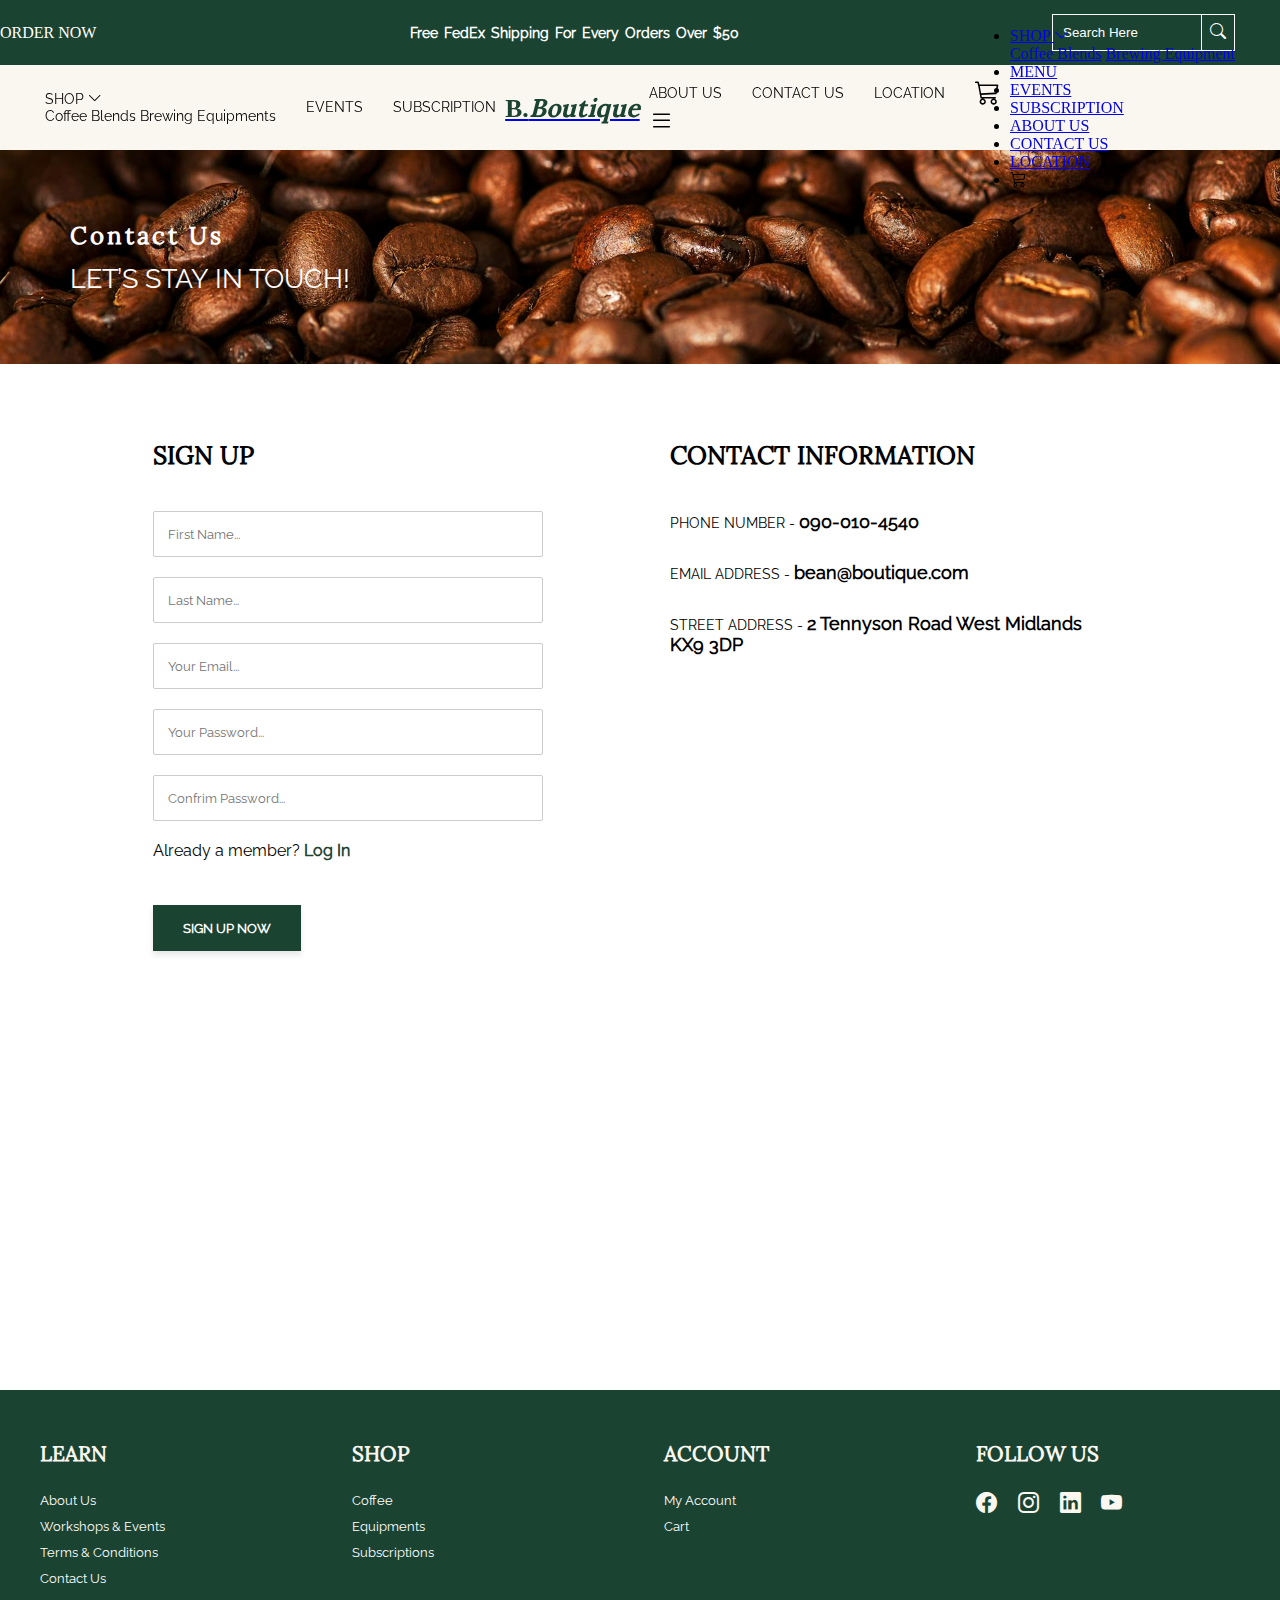
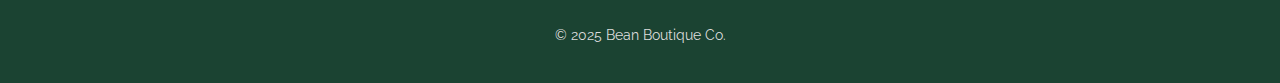
<file: contact.html>
<!DOCTYPE html>
<html lang="en">
<head>
    <meta charset="UTF-8">
  <meta name="viewport" content="width=device-width, initial-scale=1.0">
  <title>Bean Boutique Contact Us Page</title>
  <link rel="stylesheet" href="./styles/contact.css">
  <link rel="stylesheet" href="./styles/navbar.css">
  <link rel="stylesheet" href="./styles/header.css">
  <link rel="stylesheet" href="./styles/footer.css">
  <link rel="stylesheet" href="https://cdn.jsdelivr.net/npm/bootstrap-icons@1.11.3/font/bootstrap-icons.min.css">
</head>
<body>
    <div class="home-header">
      <div class="order-now-section">
          <a class="head-btn" href="menu.html">ORDER NOW</a>
      </div>
  
      <div class="free-shipping-section">
        <p>Free FedEx Shipping For Every Orders Over $50</p>
      </div>
  
      <div class="search-here-section">
        <input type="text" placeholder="Search Here">
        <i class="bi bi-search" id="js-search-icon"></i>
      </div>
    </div>
    
<!-- Add navigation bar -->
<div class="nav-container">
  <div class="nav-bar-left">
    <ul>
      <li class="dropdown">
        <a href="#">SHOP <i class="bi bi-chevron-down"></i></a>
        <div class="dropdown-content">
          <a href="menu.html">Coffee Blends</a>
          <a href="shop.html">Brewing Equipments</a>
        </div>
      </li>
      <li><a href="event.html">EVENTS</a></li>
      <li><a href="subscribe.html">SUBSCRIPTION</a></li>
    </ul>
  </div>

  <div class="nav-bar-logo">
    <a href="index.html"><p>B.<span class="logo-boutique">Boutique</span></p></a>
  </div>

  <div class="nav-bar-right">
    <ul>
      <li><a href="about.html">ABOUT US</a></li>
      <li><a href="contact.html">CONTACT US</a></li>
      <li><a href="contact.html">LOCATION</a></li>
      <li><i class="bi bi-cart3" id="js-add-to-cart-icon"></i><span class="cart-count"></span></li>
    </ul>
    <div class="menu-click" id="js-menu-icon"><i class="bi bi-list"></i></div>
  </div>

  <div class="hamburger-menu" id="js-hamburger-menu">
    <ul>
      <li class="dropdown">
        <a href="#">SHOP <i class="bi bi-chevron-down"></i></a>
        <div class="dropdown-content">
          <a href="menu.html">Coffee Blends</a>
          <a href="shop.html">Brewing Equipment</a>
        </div>
      </li>
      <li><a href="menu.html">MENU</a></li>
      <li><a href="event.html">EVENTS</a></li>
      <li><a href="subscribe.html">SUBSCRIPTION</a></li>
      <li><a href="about.html">ABOUT US</a></li>
      <li><a href="contact.html">CONTACT US</a></li>
      <li><a href="contact.html">LOCATION</a></li>
      <li><i class="bi bi-cart3" id="js-add-to-cart-icon"></i>
    </ul>
  </div>
</div>
<!-- End of Navigation Bar -->


<!-- Add Contact Us Section -->
<div class="contact-header">
  <h2>Contact Us</h2>
  <p>LET’S STAY IN TOUCH!</p>
</div>

<div class="contact-container">
  <div class="contact-form">
      <h3>SIGN UP</h3>
      <input type="text" id="first-name" placeholder="First Name..." required>
      <input type="text" id="last-name" placeholder="Last Name..." required>
      <input type="email" id="email" placeholder="Your Email..." required>
      <input type="password" id="password" placeholder="Your Password..." required>
      <input type="password" id="confirm-password" placeholder="Confrim Password..." required>
      <p>Already a member? <a href="#" onclick="openLoginPopup()">Log In</a></p>
      <button type="submit" id="signup-btn">SIGN UP NOW</button>
  </div>
  <div class="contact-info">
      <h3>CONTACT INFORMATION</h3>
      <p>PHONE NUMBER - <strong>090-010-4540</strong></p>
      <p>EMAIL ADDRESS - <strong>bean@boutique.com</strong></p>
      <p>STREET ADDRESS - <strong>2 Tennyson Road West Midlands KX9 3DP</strong></p>
  </div>
</div>

<div id="map-container">
  <iframe src="https://www.google.com/maps/embed?pb=!1m18!1m12!1m3!1d3675.632009234063!2d-43.36514!3d-22.99663!2m3!1f0!2f0!3f0!3m2!1i1024!2i768!4f13.1!3m3!1m2!1s0x9bd57083e0a1f7%3A0xf04c3c5e6b3d7a!2sAv.%20L%C3%BAcio%20Costa%2C%20Rio%20de%20Janeiro%2C%20Brazil!5e0!3m2!1sen!2sus!4v1706473934860" width="100%" height="400" style="border:0;" allowfullscreen="" loading="lazy"></iframe>
</div>
 <!-- End of Contact Us Section -->


<!-- Add Footer Section -->
<footer class="footer">
  <div class="footer-container">
    <div class="footer-column">
      <h3>LEARN</h3>
      <ul>
        <li><a href="about.html">About Us</a></li>
        <li><a href="event.html">Workshops & Events</a></li>
        <li><a href="#">Terms & Conditions</a></li>
        <li><a href="contact.html">Contact Us</a></li>
      </ul>
    </div>

    <div class="footer-column">
      <h3>SHOP</h3>
      <ul>
        <li><a href="menu.html">Coffee</a></li>
        <li><a href="shop.html">Equipments</a></li>
        <li><a href="subscribe.html">Subscriptions</a></li>
      </ul>
    </div>

    <div class="footer-column">
      <h3>ACCOUNT</h3>
      <ul>
        <li><a href="contact.html">My Account</a></li>
        <li><a href="cart.html">Cart</a></li>
      </ul>
    </div>

    <div class="footer-column">
      <h3>FOLLOW US</h3>
      <div class="social-icons">
        <a href="https://www.facebook.com"><i class="bi bi-facebook"></i></a>
        <a href="https://www.instragram.com"><i class="bi bi-instagram"></i></a>
        <a href="https://www.linkedin.com"><i class="bi bi-linkedin"></i></a>
        <a href="https://www.youtube.com"><i class="bi bi-youtube"></i></a>
      </div>
    </div>
  </div>

  <div class="footer-bottom">
    <p>&copy; 2025 Bean Boutique Co.</p>
  </div>

</footer>
<!-- End of Footer Section -->

<!-- JavaScript -->
  <script src="./scripts/index.js"></script>
</body>
</html>
</file>
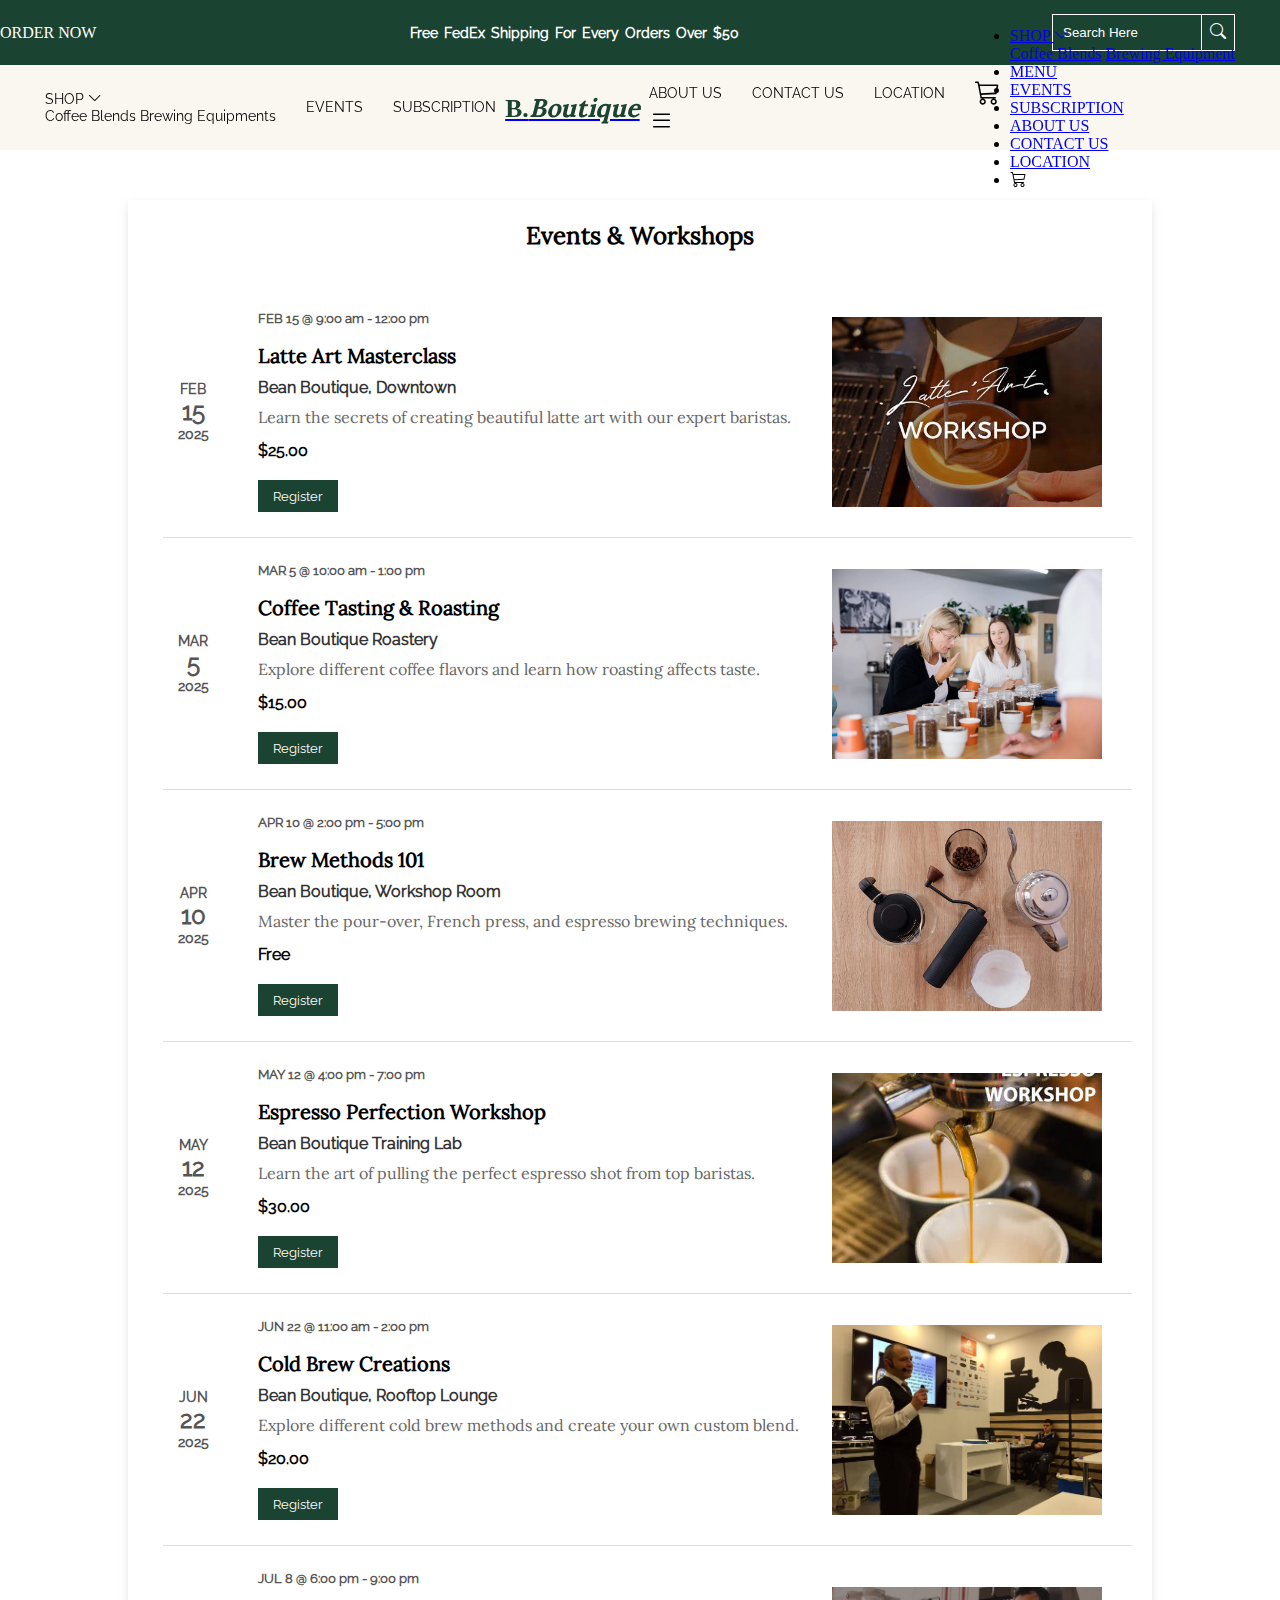
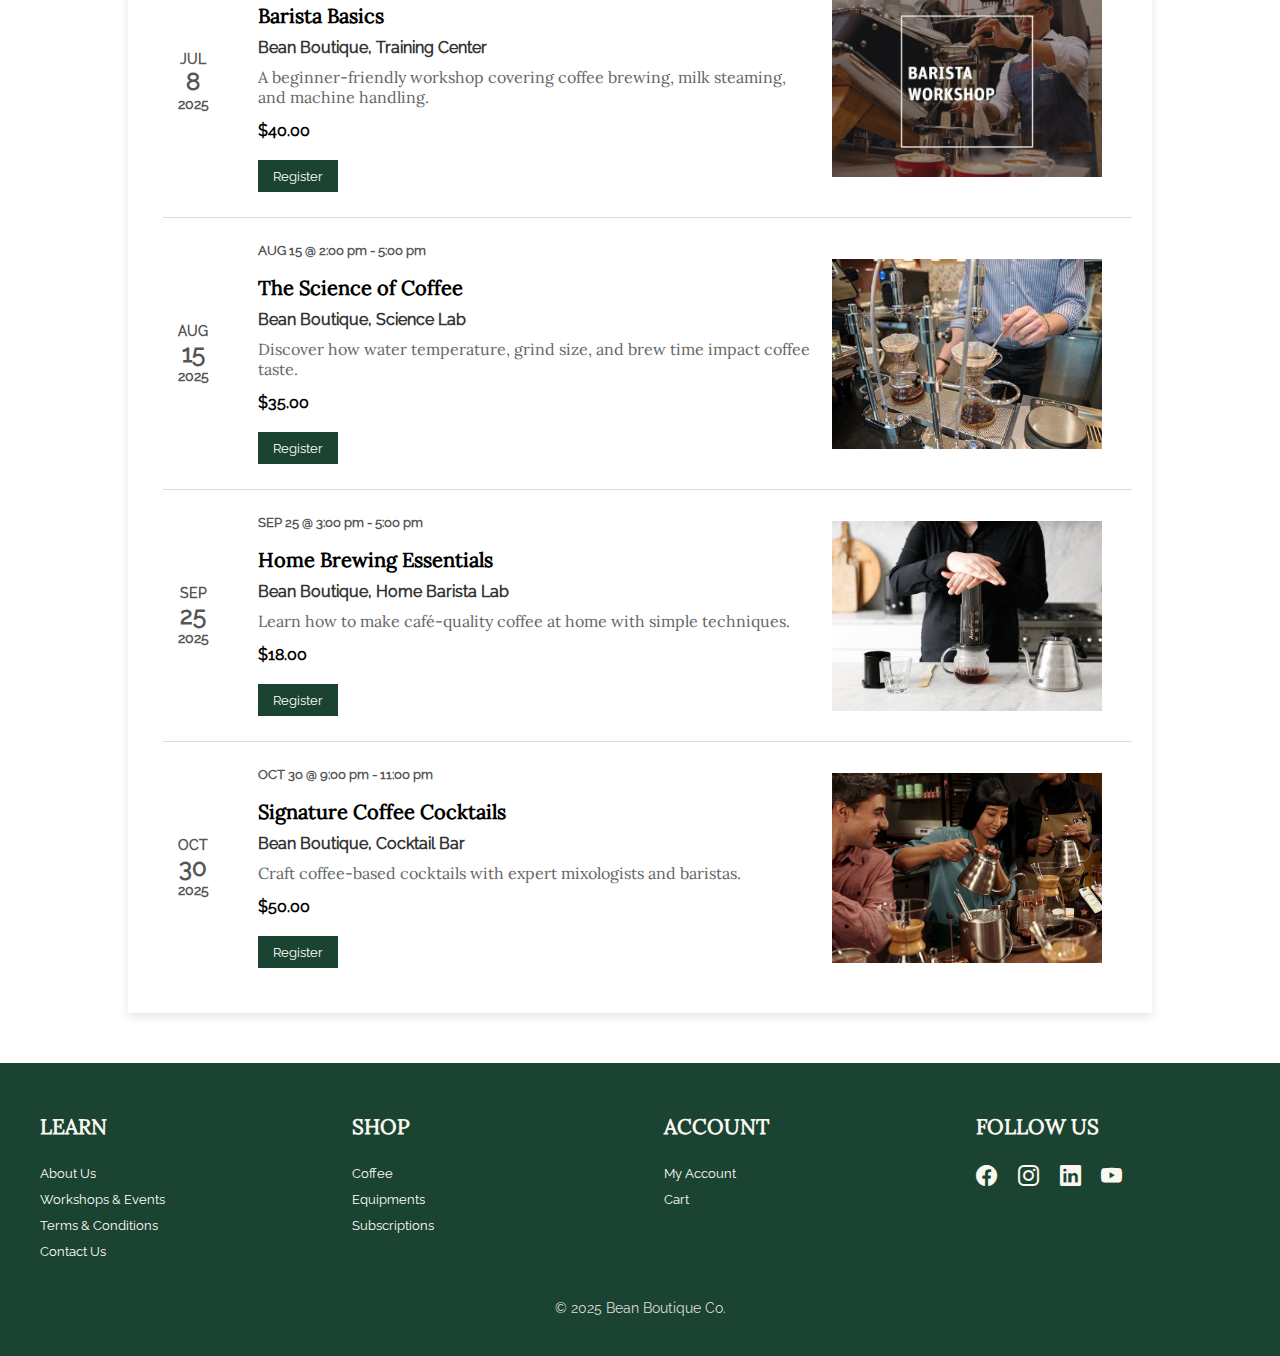
<file: event.html>
<!DOCTYPE html>
<html lang="en">
<head>
  <meta charset="UTF-8">
  <meta name="viewport" content="width=device-width, initial-scale=1.0">
  <title>Bean Boutique Events & Workshops Page</title>
  <link rel="stylesheet" href="./styles/event.css">
  <link rel="stylesheet" href="./styles/navbar.css">
  <link rel="stylesheet" href="./styles/header.css">
  <link rel="stylesheet" href="./styles/footer.css">
  <link rel="stylesheet" href="https://cdn.jsdelivr.net/npm/bootstrap-icons@1.11.3/font/bootstrap-icons.min.css">
  
</head>
<body>
  <div class="home-header">
    <div class="order-now-section">
        <a class="head-btn" href="menu.html">ORDER NOW</a>
    </div>

    <div class="free-shipping-section">
      <p>Free FedEx Shipping For Every Orders Over $50</p>
    </div>

    <div class="search-here-section">
      <input type="text" placeholder="Search Here">
      <i class="bi bi-search" id="js-search-icon"></i>
    </div>
  </div>

  <!-- Add navigation bar -->
  <div class="nav-container">
    <div class="nav-bar-left">
      <ul>
        <li class="dropdown">
          <a href="#">SHOP <i class="bi bi-chevron-down"></i></a>
          <div class="dropdown-content">
            <a href="menu.html">Coffee Blends</a>
            <a href="shop.html">Brewing Equipments</a>
          </div>
        </li>
        <li><a href="event.html">EVENTS</a></li>
        <li><a href="subscribe.html">SUBSCRIPTION</a></li>
      </ul>
    </div>

    <div class="nav-bar-logo">
      <a href="index.html"><p>B.<span class="logo-boutique">Boutique</span></p></a>
    </div>

    <div class="nav-bar-right">
      <ul>
        <li><a href="about.html">ABOUT US</a></li>
        <li><a href="contact.html">CONTACT US</a></li>
        <li><a href="contact.html">LOCATION</a></li>
        <li><i class="bi bi-cart3" id="js-add-to-cart-icon"></i><span class="cart-count"></span></li>
      </ul>
      <div class="menu-click" id="js-menu-icon"><i class="bi bi-list"></i></div>
    </div>

    <div class="hamburger-menu" id="js-hamburger-menu">
      <ul>
        <li class="dropdown">
          <a href="#">SHOP <i class="bi bi-chevron-down"></i></a>
          <div class="dropdown-content">
            <a href="menu.html">Coffee Blends</a>
            <a href="shop.html">Brewing Equipment</a>
          </div>
        </li>
        <li><a href="menu.html">MENU</a></li>
        <li><a href="event.html">EVENTS</a></li>
        <li><a href="subscribe.html">SUBSCRIPTION</a></li>
        <li><a href="about.html">ABOUT US</a></li>
        <li><a href="contact.html">CONTACT US</a></li>
        <li><a href="contact.html">LOCATION</a></li>
        <li><i class="bi bi-cart3" id="js-add-to-cart-icon"></i>
      </ul>
    </div>
  </div>
<!-- End of Navigation Bar -->

<!-- Add events section -->
<div class="events-container">
  <h2> Events & Workshops</h2>
  <div id="events-list"></div>
</div>

<!-- Registration Modal -->
<div id="eventModal" class="modal">
  <div class="modal-content">
      <span class="close">&times;</span>
      <h3>Register for Event</h3>
      <form id="registrationForm">
          <input type="hidden" id="eventName">
          <label>Full Name:</label>
          <input type="text" id="fullName" required>
          <label>Email:</label>
          <input type="email" id="email" required>
          <label>Phone:</label>
          <input type="tel" id="phone" required>
          <button type="submit" class="submnit-btn">Submit</button>
      </form>
  </div>
</div>
<!-- end of events section -->

<!-- Add Footer Section -->
<footer class="footer">
  <div class="footer-container">
    <div class="footer-column">
      <h3>LEARN</h3>
      <ul>
        <li><a href="about.html">About Us</a></li>
        <li><a href="event.html">Workshops & Events</a></li>
        <li><a href="#">Terms & Conditions</a></li>
        <li><a href="contact.html">Contact Us</a></li>
      </ul>
    </div>

    <div class="footer-column">
      <h3>SHOP</h3>
      <ul>
        <li><a href="menu.html">Coffee</a></li>
        <li><a href="shop.html">Equipments</a></li>
        <li><a href="subscribe.html">Subscriptions</a></li>
      </ul>
    </div>

    <div class="footer-column">
      <h3>ACCOUNT</h3>
      <ul>
        <li><a href="contact.html">My Account</a></li>
        <li><a href="cart.html">Cart</a></li>
      </ul>
    </div>

    <div class="footer-column">
      <h3>FOLLOW US</h3>
      <div class="social-icons">
        <a href="https://www.facebook.com"><i class="bi bi-facebook"></i></a>
        <a href="https://www.instragram.com"><i class="bi bi-instagram"></i></a>
        <a href="https://www.linkedin.com"><i class="bi bi-linkedin"></i></a>
        <a href="https://www.youtube.com"><i class="bi bi-youtube"></i></a>
      </div>
    </div>
  </div>

  <div class="footer-bottom">
    <p>&copy; 2025 Bean Boutique Co.</p>
  </div>

</footer>
<!-- End of Footer Section -->
  
    <!-- JavaScript -->
    <script src="./scripts/event.js"></script>
  </html>
</file>
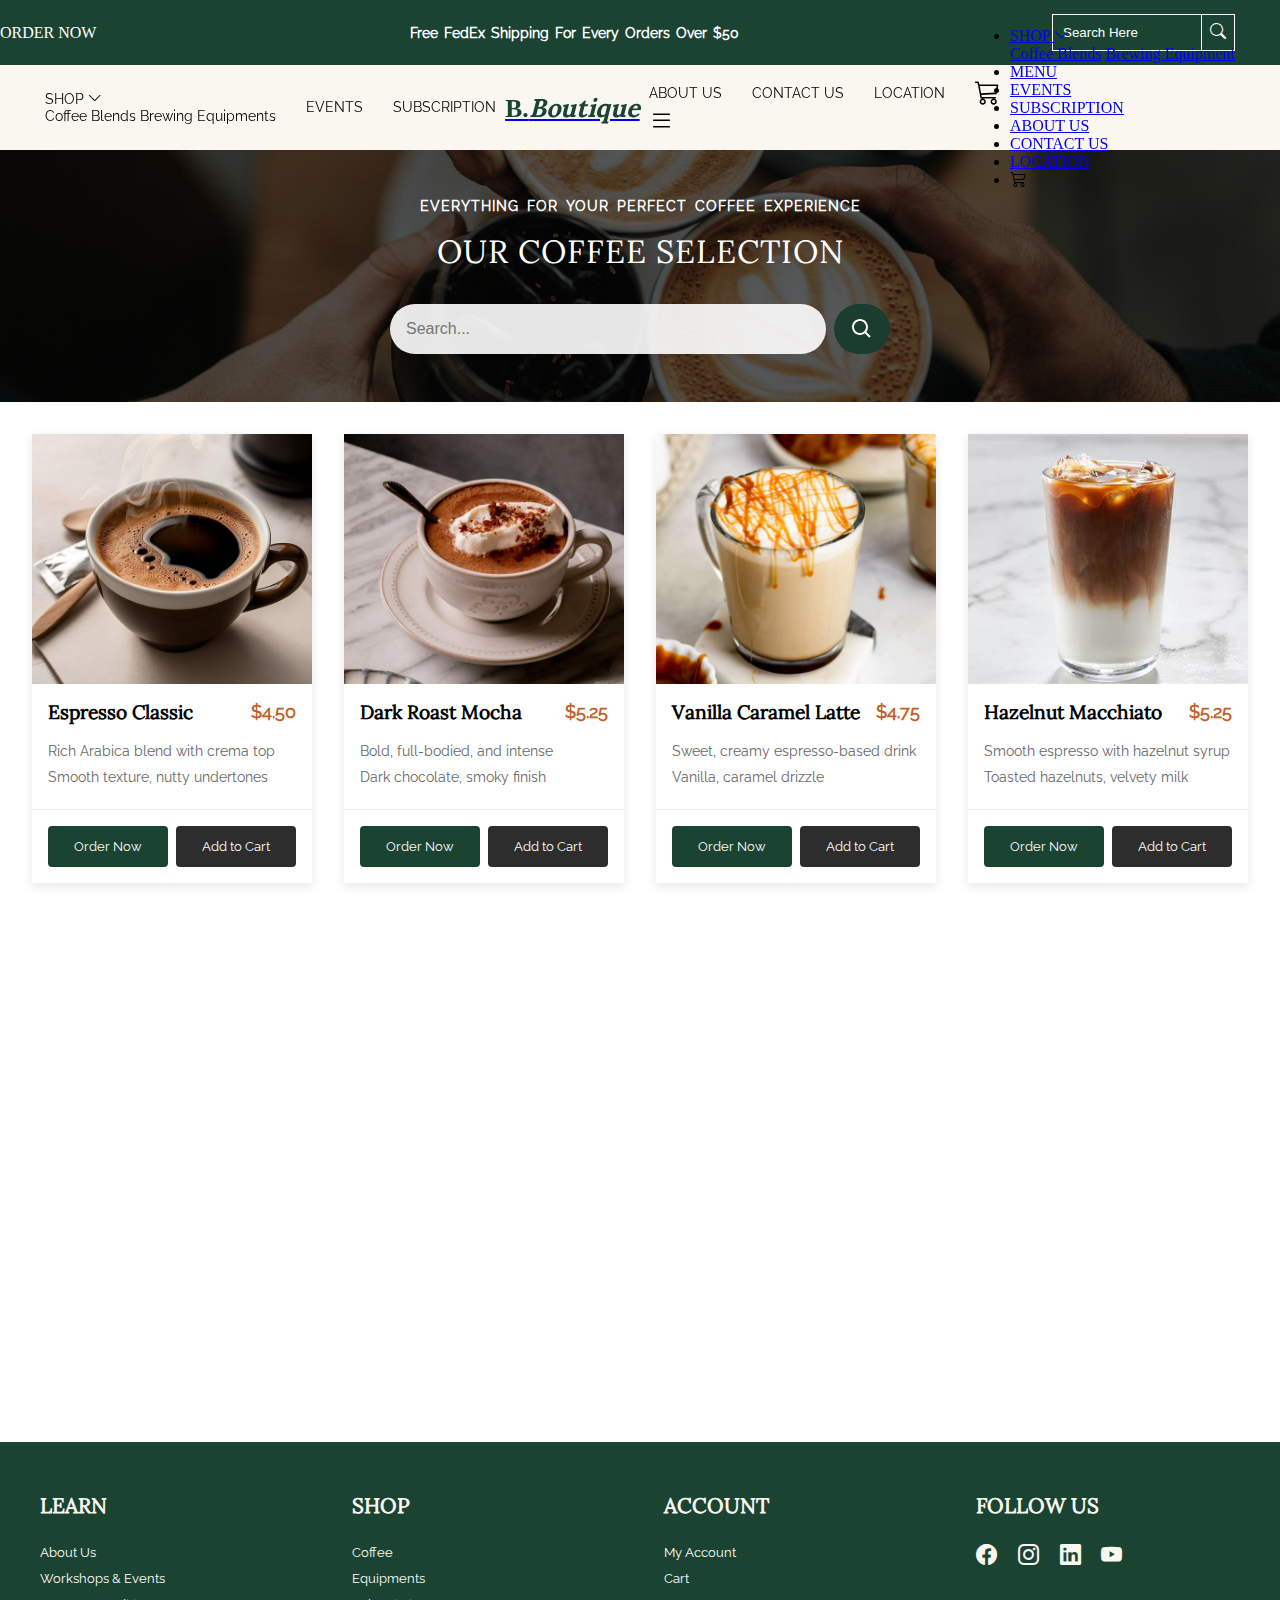
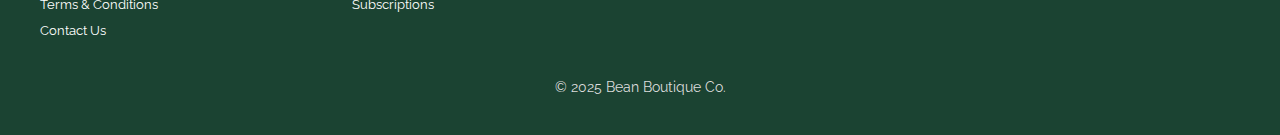
<file: menu.html>
<!DOCTYPE html>
<html lang="en">
<head>
  <meta charset="UTF-8">
  <meta name="viewport" content="width=device-width, initial-scale=1.0">
  <title>Bean Boutique Coffee Selection Page</title>
  <link rel="stylesheet" href="./styles/navbar.css">
  <link rel="stylesheet" href="./styles/menu.css">
  <link rel="stylesheet" href="./styles/header.css">
  <link rel="stylesheet" href="./styles/footer.css">
  <link rel="stylesheet" href="https://cdn.jsdelivr.net/npm/bootstrap-icons@1.11.3/font/bootstrap-icons.min.css">
  
</head>
<body>
    <div class="home-header">
      <div class="order-now-section">
          <a class="head-btn" href="menu.html">ORDER NOW</a>
      </div>
  
      <div class="free-shipping-section">
        <p>Free FedEx Shipping For Every Orders Over $50</p>
      </div>
  
      <div class="search-here-section">
        <input type="text" placeholder="Search Here">
        <i class="bi bi-search" id="js-search-icon"></i>
      </div>
    </div>

  <!-- Add navigation bar -->
  <div class="nav-container">
    <div class="nav-bar-left">
      <ul>
        <li class="dropdown">
          <a href="#">SHOP <i class="bi bi-chevron-down"></i></a>
          <div class="dropdown-content">
            <a href="menu.html">Coffee Blends</a>
            <a href="shop.html">Brewing Equipments</a>
          </div>
        </li>
        <li><a href="event.html">EVENTS</a></li>
        <li><a href="subscribe.html">SUBSCRIPTION</a></li>
      </ul>
    </div>

    <div class="nav-bar-logo">
      <a href="index.html"><p>B.<span class="logo-boutique">Boutique</span></p></a>
    </div>

    <div class="nav-bar-right">
      <ul>
        <li><a href="about.html">ABOUT US</a></li>
        <li><a href="contact.html">CONTACT US</a></li>
        <li><a href="contact.html">LOCATION</a></li>
        <li><i class="bi bi-cart3" id="js-add-to-cart-icon"></i><span class="cart-count"></span></li>
      </ul>
      <div class="menu-click" id="js-menu-icon"><i class="bi bi-list"></i></div>
    </div>

    <div class="hamburger-menu" id="js-hamburger-menu">
      <ul>
        <li class="dropdown">
          <a href="#">SHOP <i class="bi bi-chevron-down"></i></a>
          <div class="dropdown-content">
            <a href="menu.html">Coffee Blends</a>
            <a href="shop.html">Brewing Equipment</a>
          </div>
        </li>
        <li><a href="menu.html">MENU</a></li>
        <li><a href="event.html">EVENTS</a></li>
        <li><a href="subscribe.html">SUBSCRIPTION</a></li>
        <li><a href="about.html">ABOUT US</a></li>
        <li><a href="contact.html">CONTACT US</a></li>
        <li><a href="contact.html">LOCATION</a></li>
        <li><i class="bi bi-cart3" id="js-add-to-cart-icon"></i>
      </ul>
    </div>
  </div>
<!-- End of Navigation Bar -->

<!-- Add Header Section -->
<header class="main-header">
    <div class="header-content">
        <h1 class="header-title">EVERYTHING FOR YOUR PERFECT COFFEE EXPERIENCE</h1>
        <h2 class="header-subtitle">OUR COFFEE SELECTION</h2>
        <form class="search-form" id="searchForm">
            <input type="text" 
                   class="search-input" 
                   placeholder="Search..."
                   aria-label="Search products">
            <button type="submit" class="search-button">
                <svg class="search-icon" viewBox="0 0 24 24" width="24" height="24">
                    <path d="M10 18a7.952 7.952 0 0 0 4.897-1.688l4.396 4.396 1.414-1.414-4.396-4.396A7.952 7.952 0 0 0 18 10c0-4.411-3.589-8-8-8s-8 3.589-8 8 3.589 8 8 8zm0-14c3.309 0 6 2.691 6 6s-2.691 6-6 6-6-2.691-6-6 2.691-6 6-6z"/>
                </svg>
            </button>
        </form>
    </div>
</header>
<!-- End of Header Section -->

<!-- Add Coffee Selection -->
<section class="menu-container">
    <div class="menu-grid">
        <!-- Coffee Item 1 -->
        <div class="menu-item">
            <div class="item-image">
                <img src="/img/Espresso Pictures _ Freepik.jpg" alt="Espresso">
            </div>
            <div class="item-header">
                <h2>Espresso Classic</h2>
                <span class="price">$4.50</span>
            </div>
            <div class="item-description">
                <p>Rich Arabica blend with crema top</p>
                <p>Smooth texture, nutty undertones</p>
            </div>
            <div class="item-actions">
                <button class="order-now">Order Now</button>
                <button class="add-to-cart">Add to Cart</button>
            </div>
        </div>

        <!-- Coffee Item 2 -->
        <div class="menu-item">
            <div class="item-image">
                <img src="/img/Dark Roast Mocha.webp" alt="Dark Roast Mocha">
            </div>
            <div class="item-header">
                <h2>Dark Roast Mocha</h2>
                <span class="price">$5.25</span>
            </div>
            <div class="item-description">
                <p>Bold, full-bodied, and intense</p>
                <p>Dark chocolate, smoky finish</p>
            </div>
            <div class="item-actions">
                <button class="order-now">Order Now</button>
                <button class="add-to-cart">Add to Cart</button>
            </div>
        </div>

         <!-- Coffee Item 3 -->
        <div class="menu-item">
            <div class="item-image">
                <img src="/img/Vanilla Caramel Latte.webp" alt="Vanilla Caramel Latte">
            </div>
            <div class="item-header">
                <h2>Vanilla Caramel Latte</h2>
                <span class="price">$4.75</span>
            </div>
            <div class="item-description">
                <p>Sweet, creamy espresso-based drink</p>
                <p>Vanilla, caramel drizzle</p>
            </div>
            <div class="item-actions">
                <button class="order-now">Order Now</button>
                <button class="add-to-cart">Add to Cart</button>
            </div>
        </div>

        <!-- Coffee Item 4 -->
        <div class="menu-item">
            <div class="item-image">
                <img src="/img/Hazelnut Macchiato.jpg" alt="Hazelnut Macchiato">
            </div>
            <div class="item-header">
                <h2>Hazelnut Macchiato</h2>
                <span class="price">$5.25</span>
            </div>
            <div class="item-description">
                <p>Smooth espresso with hazelnut syrup</p>
                <p>Toasted hazelnuts, velvety milk</p>
            </div>
            <div class="item-actions">
                <button class="order-now">Order Now</button>
                <button class="add-to-cart">Add to Cart</button>
            </div>
        </div>

        <!-- Coffee Item 5 -->
        <div class="menu-item">
            <div class="item-image">
                <img src="/img/Cinnamon Dolce Mocha.jpg" alt="Cinnamon Dolce Mocha">
            </div>
            <div class="item-header">
                <h2>Cinnamon Dolce Mocha</h2>
                <span class="price">$4.99</span>
            </div>
            <div class="item-description">
                <p>Rich chocolate with a hint of cinnamon</p>
                <p>Spiced cocoa, velvety finish</p>
            </div>
            <div class="item-actions">
                <button class="order-now">Order Now</button>
                <button class="add-to-cart">Add to Cart</button>
            </div>
        </div>

        <!-- Coffee Item 6 -->
        <div class="menu-item">
            <div class="item-image">
                <img src="/img/Honey Lavender Latte.jpg" alt="Honey Lavender Latte">
            </div>
            <div class="item-header">
                <h2>Honey Lavender Latte</h2>
                <span class="price">$5.35</span>
            </div>
            <div class="item-description">
                <p>Floral-infused latte with sweet honey</p>
                <p>Light lavender, golden honey</p>
            </div>
            <div class="item-actions">
                <button class="order-now">Order Now</button>
                <button class="add-to-cart">Add to Cart</button>
            </div>
        </div>

        <!-- Coffee Item 7 -->
        <div class="menu-item">
            <div class="item-image">
                <img src="/img/Irish Cream Coffee1.jpg" alt="Irish Cream Coffee">
            </div>
            <div class="item-header">
                <h2>Irish Cream Coffee</h2>
                <span class="price">$5.10</span>
            </div>
            <div class="item-description">
                <p>Smooth coffee with Irish cream essence</p>
                <p>Vanilla, cocoa, hint of whiskey</p>
            </div>
            <div class="item-actions">
                <button class="order-now">Order Now</button>
                <button class="add-to-cart">Add to Cart</button>
            </div>
        </div>

        <!-- Coffee Item 8 -->
        <div class="menu-item">
            <div class="item-image">
                <img src="/img/Classic Italian Cappuccino.jpg" alt="Classic Italian Cappuccino">
            </div>
            <div class="item-header">
                <h2>Italian Cappuccino</h2>
                <span class="price">$4.75</span>
            </div>
            <div class="item-description">
                <p>Velvety espresso with rich, frothy milk</p>
                <p>Bold espresso, creamy milk, hint of cocoa</p>
            </div>
            <div class="item-actions">
                <button class="order-now">Order Now</button>
                <button class="add-to-cart">Add to Cart</button>
            </div>
        </div>
    </div>
</section>
<!-- End of Coffee Selection -->

<!-- Add Footer Section -->
<footer class="footer">
  <div class="footer-container">
    <div class="footer-column">
      <h3>LEARN</h3>
      <ul>
        <li><a href="about.html">About Us</a></li>
        <li><a href="event.html">Workshops & Events</a></li>
        <li><a href="#">Terms & Conditions</a></li>
        <li><a href="contact.html">Contact Us</a></li>
      </ul>
    </div>

    <div class="footer-column">
      <h3>SHOP</h3>
      <ul>
        <li><a href="menu.html">Coffee</a></li>
        <li><a href="shop.html">Equipments</a></li>
        <li><a href="subscribe.html">Subscriptions</a></li>
      </ul>
    </div>

    <div class="footer-column">
      <h3>ACCOUNT</h3>
      <ul>
        <li><a href="contact.html">My Account</a></li>
        <li><a href="cart.html">Cart</a></li>
      </ul>
    </div>

    <div class="footer-column">
      <h3>FOLLOW US</h3>
      <div class="social-icons">
        <a href="https://www.facebook.com"><i class="bi bi-facebook"></i></a>
        <a href="https://www.instragram.com"><i class="bi bi-instagram"></i></a>
        <a href="https://www.linkedin.com"><i class="bi bi-linkedin"></i></a>
        <a href="https://www.youtube.com"><i class="bi bi-youtube"></i></a>
      </div>
    </div>
  </div>

  <div class="footer-bottom">
    <p>&copy; 2025 Bean Boutique Co.</p>
  </div>

</footer>
<!-- End of Footer Section -->
  
   <!-- JavaScript -->
  <script src="./scripts/menu.js"></script>
  </body>
  </html>
</file>
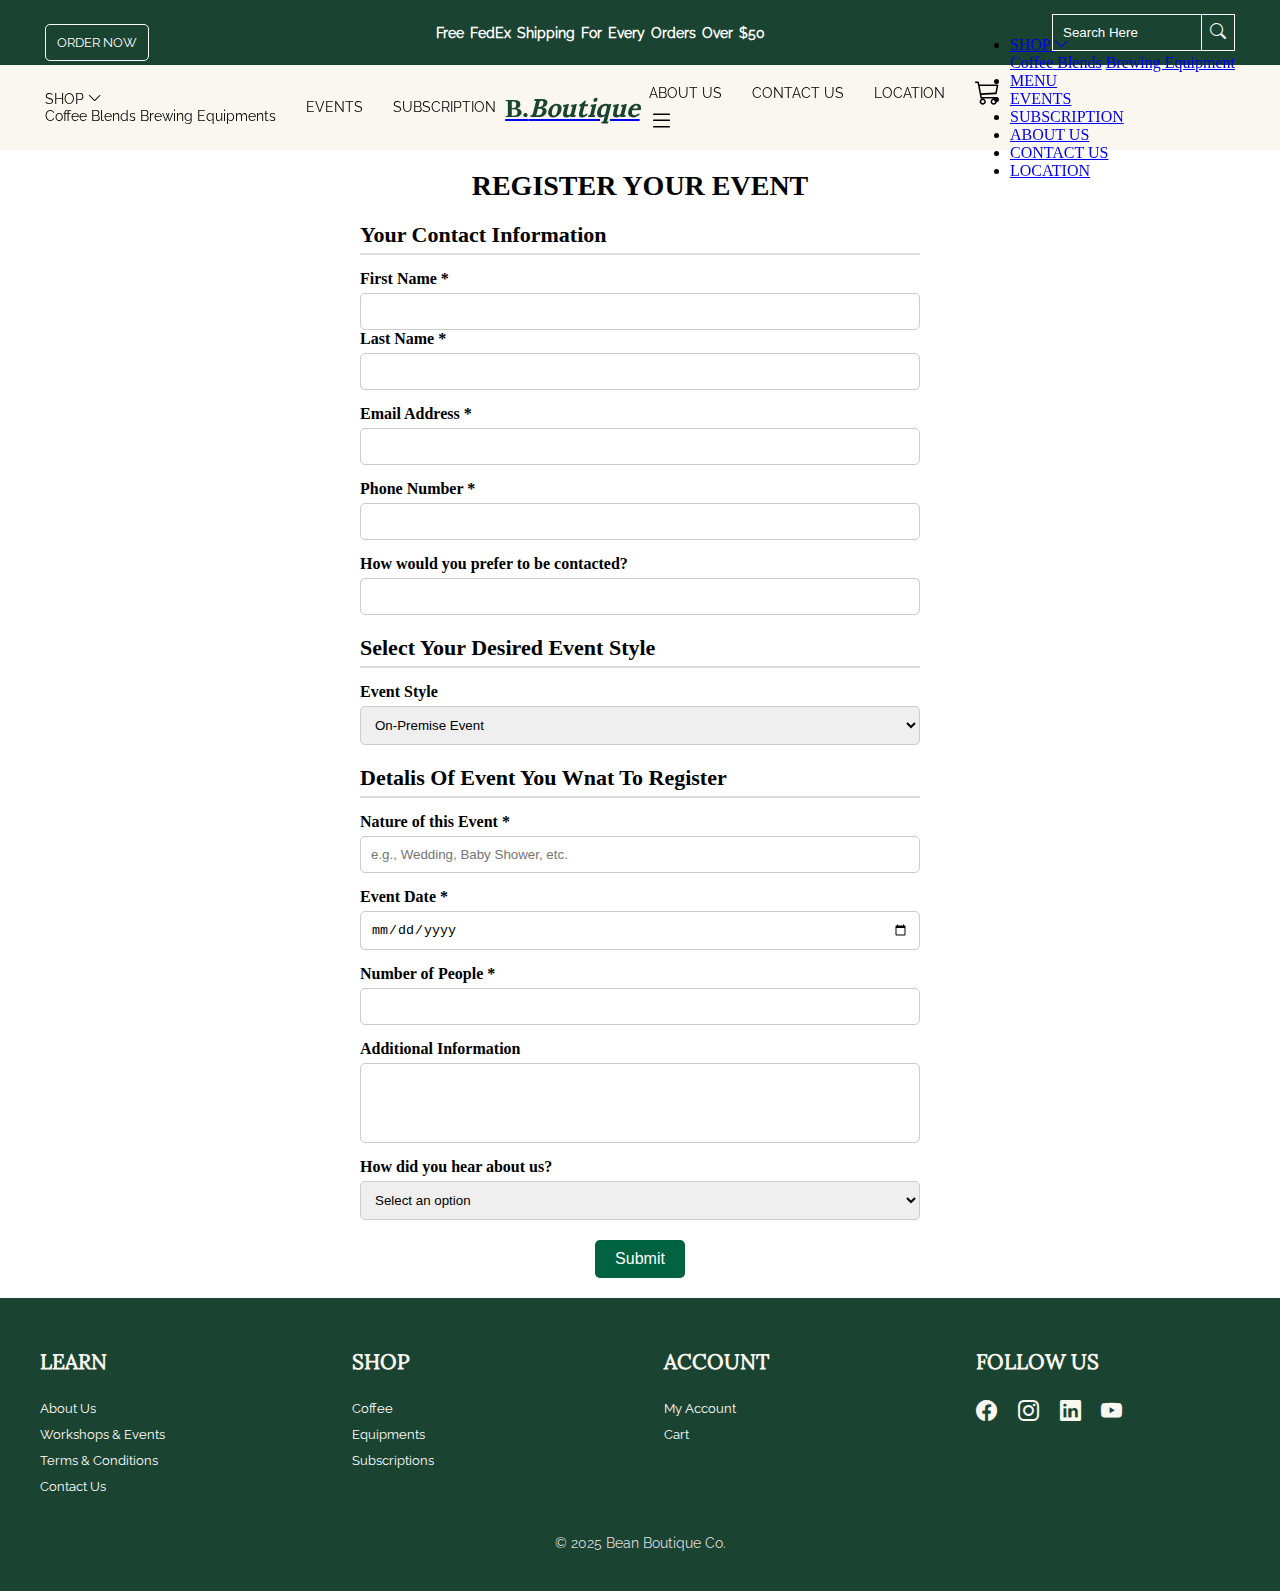
<file: register_event.html>
<!DOCTYPE html>
<html lang="en">
<head>
  <meta charset="UTF-8">
  <meta name="viewport" content="width=device-width, initial-scale=1.0">
  <title>Bean Boutique Home Page</title>
  <link rel="stylesheet" href="./styles/R_event.css">
  <link rel="stylesheet" href="./styles/navbar.css">
  <link rel="stylesheet" href="./styles/header.css">
  <link rel="stylesheet" href="./styles/footer.css">
  <link rel="stylesheet" href="https://cdn.jsdelivr.net/npm/bootstrap-icons@1.11.3/font/bootstrap-icons.min.css">
</head>
<body>
  <div class="home-header">
    <div class="order-now-section">
      <a href="menu.html">
        <button>ORDER NOW</button>
      </a>
    </div>

    <div class="free-shipping-section">
      <p>Free FedEx Shipping For Every Orders Over $50</p>
    </div>

    <div class="search-here-section">
      <input type="text" placeholder="Search Here">
      <i class="bi bi-search" id="js-search-icon"></i>
    </div>
  </div>

  <!-- Add navigation bar -->
  <div class="nav-container">
    <div class="nav-bar-left">
      <ul>
        <li class="dropdown">
          <a href="shop.html">SHOP <i class="bi bi-chevron-down"></i></a>
          <div class="dropdown-content">
            <a href="menu.html">Coffee Blends</a>
            <a href="shop.html">Brewing Equipments</a>
          </div>
        </li>
        <li><a href="event.html">EVENTS</a></li>
        <li><a href="subscribe.html">SUBSCRIPTION</a></li>
      </ul>
    </div>

    <div class="nav-bar-logo">
      <a href="index.html"><p>B.<span class="logo-boutique">Boutique</span></p></a>
    </div>

    <div class="nav-bar-right">
      <ul>
        <li><a href="about.html">ABOUT US</a></li>
        <li><a href="contact.html">CONTACT US</a></li>
        <li><a href="contact.html">LOCATION</a></li>
        <li><i class="bi bi-cart3" id="js-add-to-cart-icon"></i><span class="cart-count"></span></li>
      </ul>
      <div class="menu-click" id="js-menu-icon"><i class="bi bi-list"></i></div>
    </div>

    <div class="hamburger-menu" id="js-hamburger-menu">
      <ul>
        <li class="dropdown">
          <a href="shop.html">SHOP <i class="bi bi-chevron-down"></i></a>
          <div class="dropdown-content">
            <a href="menu.html">Coffee Blends</a>
            <a href="shop.html">Brewing Equipment</a>
          </div>
        </li>
        <li><a href="menu.html">MENU</a></li>
        <li><a href="event.html">EVENTS</a></li>
        <li><a href="subscribe.html">SUBSCRIPTION</a></li>
        <li><a href="about.html">ABOUT US</a></li>
        <li><a href="contact.html">CONTACT US</a></li>
        <li><a href="contact.html">LOCATION</a></li>
      </ul>
    </div>
  </div>
<!-- End of Navigation Bar -->

<div class="container">
    <h1>REGISTER YOUR EVENT</h1>

    <form id="eventForm">
        <!-- Contact Information -->
        <h2>Your Contact Information</h2>
        <div class="form-group">
            <label>First Name *</label>
            <input type="text" id="firstName" required>
            <label>Last Name *</label>
            <input type="text" id="lastName" required>
        </div>

        <div class="form-group">
            <label>Email Address *</label>
            <input type="email" id="email" required>
        </div>

        <div class="form-group">
            <label>Phone Number *</label>
            <input type="tel" id="phone" required>
        </div>

        <div class="form-group">
            <label>How would you prefer to be contacted?</label>
            <input type="text" id="contactPreference">
        </div>

        <!-- Event Style -->
        <h2>Select Your Desired Event Style</h2>
        <div class="form-group">
            <label>Event Style</label>
            <select id="eventStyle">
                <option value="On-Premise Event">On-Premise Event</option>
                <option value="Off-Site Event">Off-Site Event</option>
            </select>
        </div>

        <!-- Event Details -->
        <h2>Detalis Of Event You Wnat To Register</h2>
        <div class="form-group">
            <label>Nature of this Event *</label>
            <input type="text" id="eventNature" placeholder="e.g., Wedding, Baby Shower, etc." required>
        </div>

        <div class="form-group">
            <label>Event Date *</label>
            <input type="date" id="eventDate" required>
        </div>

        <div class="form-group">
            <label>Number of People *</label>
            <input type="number" id="numPeople" required>
        </div>

        <div class="form-group">
            <label>Additional Information</label>
            <textarea id="additionalInfo"></textarea>
        </div>

        <div class="form-group">
            <label>How did you hear about us?</label>
            <select id="referral">
                <option>Select an option</option>
                <option>Google Search</option>
                <option>Social Media</option>
                <option>Word of Mouth</option>
                <option>Other</option>
            </select>
        </div>

        <!-- reCAPTCHA -->
        <div class="g-recaptcha" data-sitekey="YOUR_SITE_KEY_HERE"></div>

        <button type="submit">Submit</button>
    </form>
</div>

<!-- Add Footer Section -->
<footer class="footer">
    <div class="footer-container">
      <div class="footer-column">
        <h3>LEARN</h3>
        <ul>
          <li><a href="about.html">About Us</a></li>
          <li><a href="event.html">Workshops & Events</a></li>
          <li><a href="#">Terms & Conditions</a></li>
          <li><a href="contact.html">Contact Us</a></li>
        </ul>
      </div>
  
      <div class="footer-column">
        <h3>SHOP</h3>
        <ul>
          <li><a href="menu.html">Coffee</a></li>
          <li><a href="shop.html">Equipments</a></li>
          <li><a href="subscribe.html">Subscriptions</a></li>
        </ul>
      </div>
  
      <div class="footer-column">
        <h3>ACCOUNT</h3>
        <ul>
          <li><a href="#">My Account</a></li>
          <li><a href="#">Cart</a></li>
        </ul>
      </div>
  
      <div class="footer-column">
        <h3>FOLLOW US</h3>
        <div class="social-icons">
          <a href="#"><i class="bi bi-facebook"></i></a>
          <a href="#"><i class="bi bi-instagram"></i></a>
          <a href="#"><i class="bi bi-linkedin"></i></a>
          <a href="#"><i class="bi bi-youtube"></i></a>
        </div>
      </div>
  
    </div>
  
    <div class="footer-bottom">
      <p>&copy; 2025 Bean Boutique Co.</p>
    </div>
  
  </footer>
  <!-- End of Footer Section -->
  
    <!-- JavaScript -->
    <script src="./scripts/index.js"></script>
  </body>
  </html>
</file>
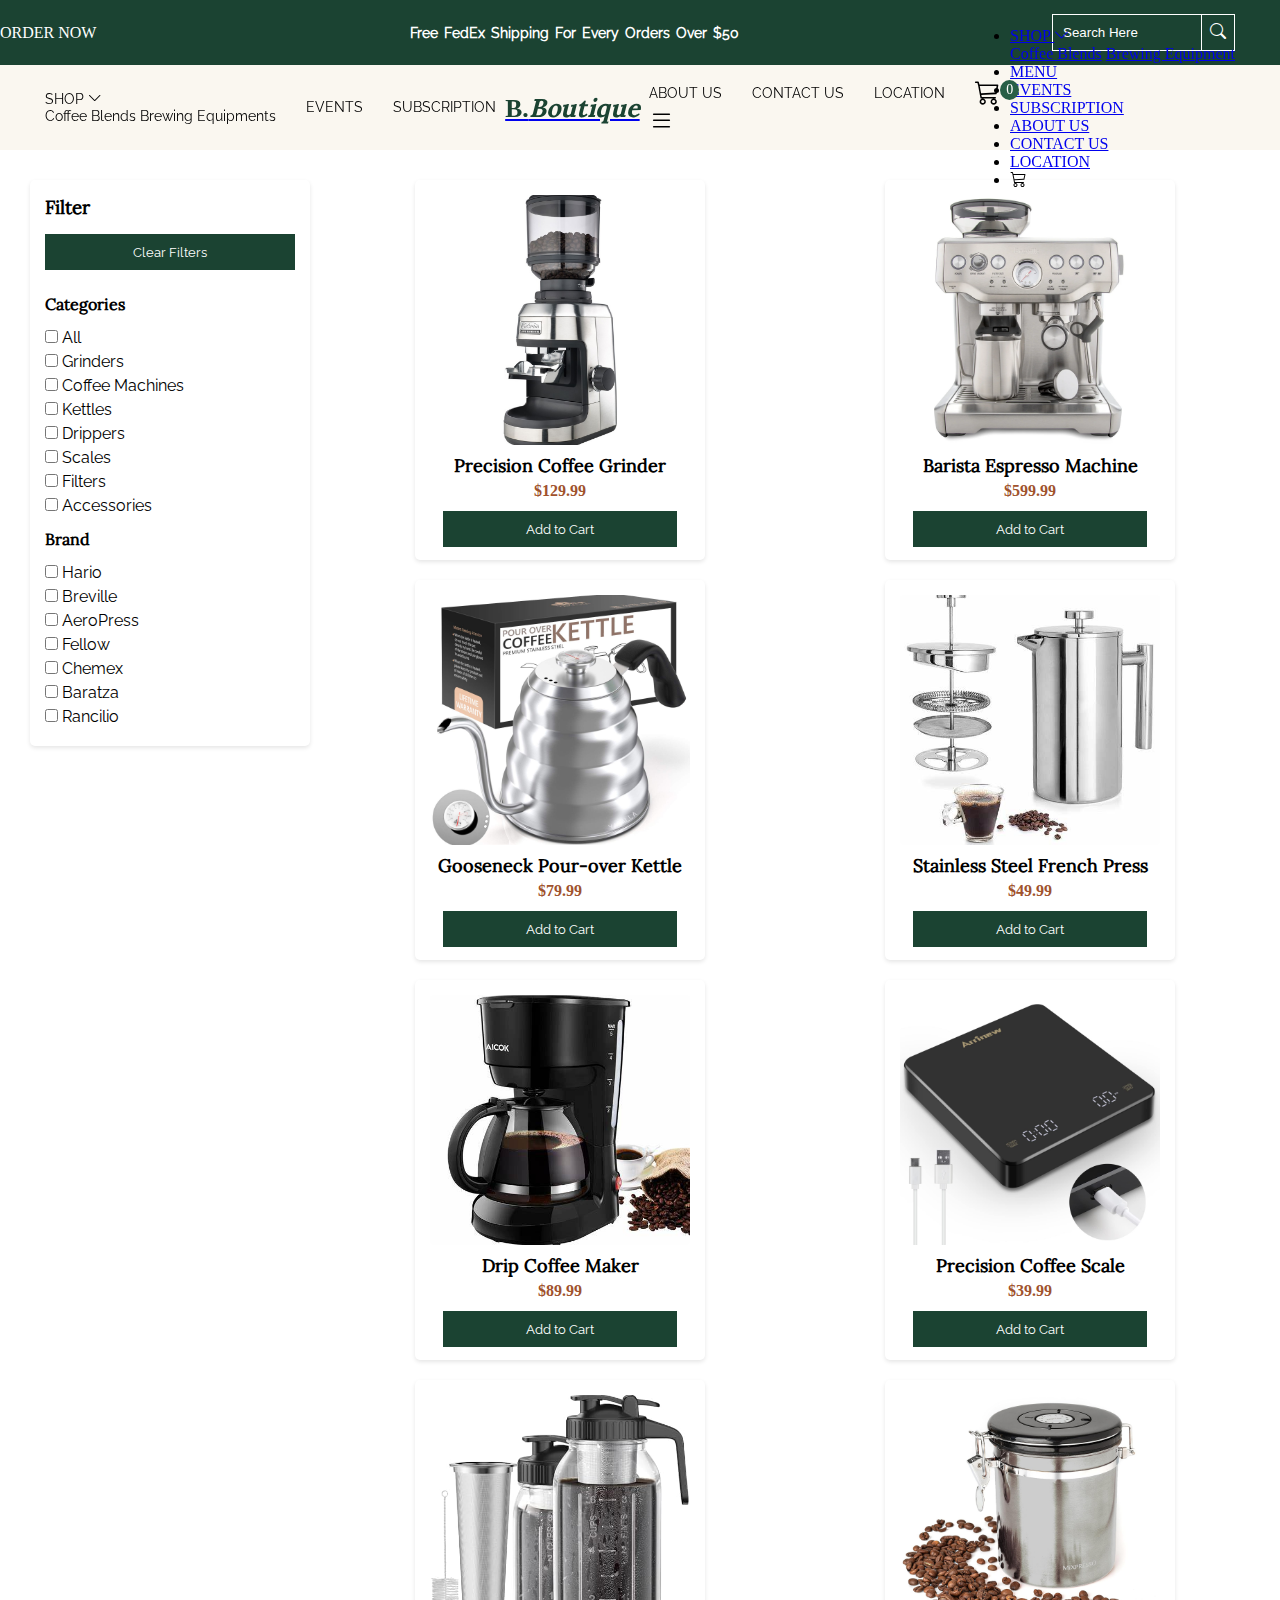
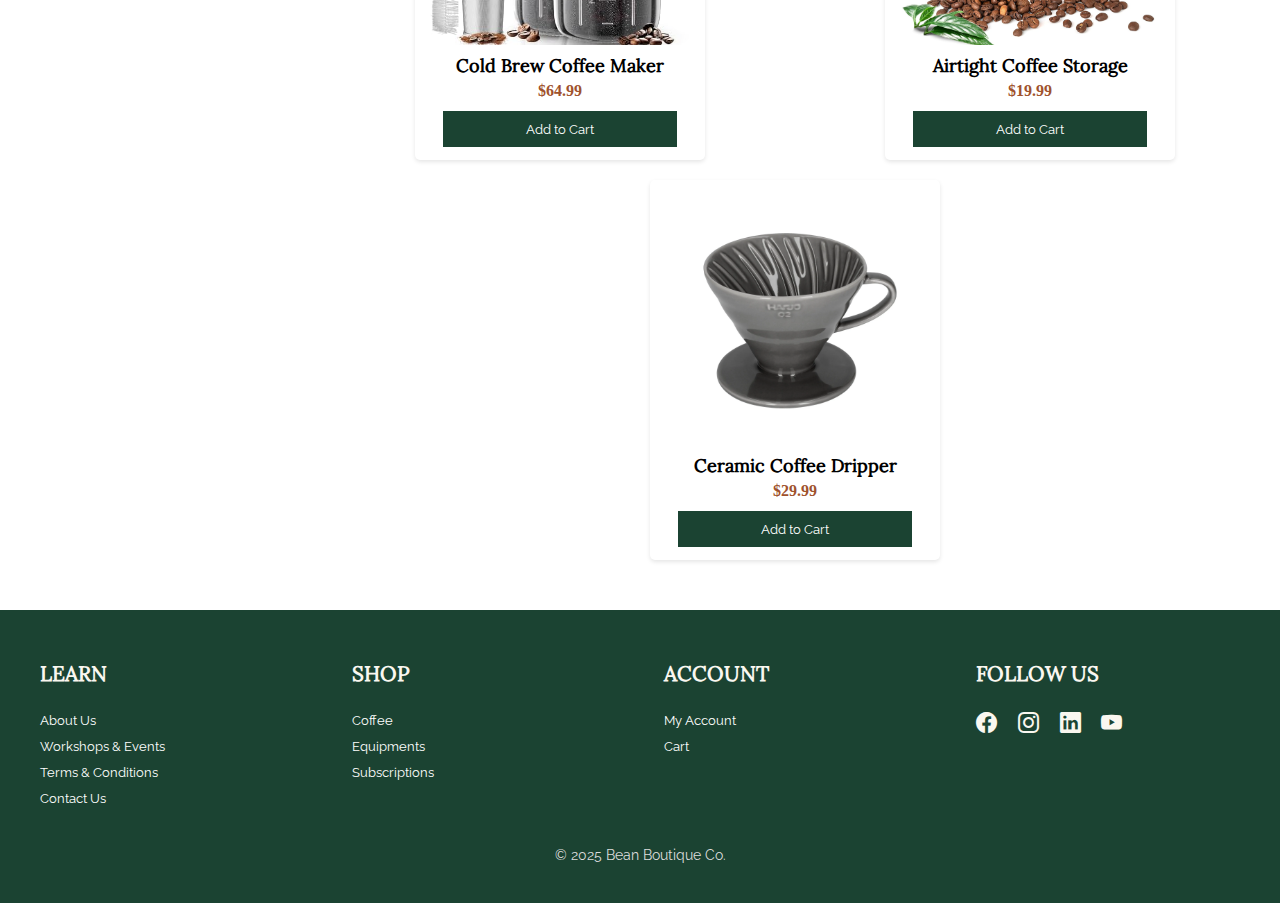
<file: shop.html>
<!DOCTYPE html>
<html lang="en">
<head>
  <meta charset="UTF-8">
  <meta name="viewport" content="width=device-width, initial-scale=1.0">
  <title>Bean Boutique Shop Equipments Page</title>
  <link rel="stylesheet" href="./styles/style.css">
  <link rel="stylesheet" href="./styles/navbar.css">
  <link rel="stylesheet" href="./styles/shop.css">
  <link rel="stylesheet" href="./styles/header.css">
  <link rel="stylesheet" href="./styles/footer.css">
  <link rel="stylesheet" href="https://cdn.jsdelivr.net/npm/bootstrap-icons@1.11.3/font/bootstrap-icons.min.css">
  
</head>
<body>
    <div class="home-header">
      <div class="order-now-section">
          <a class="head-btn" href="menu.html">ORDER NOW</a>
      </div>
  
      <div class="free-shipping-section">
        <p>Free FedEx Shipping For Every Orders Over $50</p>
      </div>
  
      <div class="search-here-section">
        <input type="text" placeholder="Search Here">
        <i class="bi bi-search" id="js-search-icon"></i>
      </div>
    </div>

  <!-- Add navigation bar -->
  <div class="nav-container">
    <div class="nav-bar-left">
      <ul>
        <li class="dropdown">
          <a href="#">SHOP <i class="bi bi-chevron-down"></i></a>
          <div class="dropdown-content">
            <a href="menu.html">Coffee Blends</a>
            <a href="shop.html">Brewing Equipments</a>
          </div>
        </li>
        <li><a href="event.html">EVENTS</a></li>
        <li><a href="subscribe.html">SUBSCRIPTION</a></li>
      </ul>
    </div>

    <div class="nav-bar-logo">
      <a href="index.html"><p>B.<span class="logo-boutique">Boutique</span></p></a>
    </div>

    <div class="nav-bar-right">
      <ul>
        <li><a href="about.html">ABOUT US</a></li>
        <li><a href="contact.html">CONTACT US</a></li>
        <li><a href="contact.html">LOCATION</a></li>
        <li><i class="bi bi-cart3" id="js-add-to-cart-icon"></i><span class="cart-count"></span></li>
      </ul>
      <div class="menu-click" id="js-menu-icon"><i class="bi bi-list"></i></div>
    </div>

    <div class="hamburger-menu" id="js-hamburger-menu">
      <ul>
        <li class="dropdown">
          <a href="#">SHOP <i class="bi bi-chevron-down"></i></a>
          <div class="dropdown-content">
            <a href="menu.html">Coffee Blends</a>
            <a href="shop.html">Brewing Equipment</a>
          </div>
        </li>
        <li><a href="menu.html">MENU</a></li>
        <li><a href="event.html">EVENTS</a></li>
        <li><a href="subscribe.html">SUBSCRIPTION</a></li>
        <li><a href="about.html">ABOUT US</a></li>
        <li><a href="contact.html">CONTACT US</a></li>
        <li><a href="contact.html">LOCATION</a></li>
        <li><i class="bi bi-cart3" id="js-add-to-cart-icon"></i>
      </ul>
    </div>
  </div>
<!-- End of Navigation Bar -->

<!-- Add Shop Equipment Section -->
<section class="shop-container">
    <div class="filter-sidebar">
        <h3>Filter</h3>
        <button class="clear-filters">Clear Filters</button>
        <div class="filter-section">
            <h4>Categories</h4>
            <ul>
                <li><input type="checkbox"> All</li>
                <li><input type="checkbox"> Grinders</li>
                <li><input type="checkbox"> Coffee Machines</li>
                <li><input type="checkbox"> Kettles</li>
                <li><input type="checkbox"> Drippers</li>
                <li><input type="checkbox"> Scales</li>
                <li><input type="checkbox"> Filters</li>
                <li><input type="checkbox"> Accessories</li>
            </ul>
        </div>
        <div class="filter-section">
            <h4>Brand</h4>
            <ul>
                <li><input type="checkbox"> Hario</li>
                <li><input type="checkbox"> Breville</li>
                <li><input type="checkbox"> AeroPress</li>
                <li><input type="checkbox"> Fellow</li>
                <li><input type="checkbox"> Chemex</li>
                <li><input type="checkbox"> Baratza</li>
                <li><input type="checkbox"> Rancilio</li>
            </ul>
        </div>
    </div>

    <div class="product-grid">
        <div class="product-card">
            <img src="/img/coffee-grinder.jpg" alt="Coffee Grinder">
            <h2>Precision Coffee Grinder</h2>
            <p>$129.99</p>
            <button class="add-to-cart">Add to Cart</button>
        </div>
        <div class="product-card">
            <img src="/img/espresso-machine.webp" alt="Espresso Machine">
            <h2>Barista Espresso Machine</h2>
            <p>$599.99</p>
            <button class="add-to-cart">Add to Cart</button>
        </div>
        <div class="product-card">
            <img src="img/kettle.jpg" alt="Gooseneck Kettle">
            <h2>Gooseneck Pour-over Kettle</h2>
            <p>$79.99</p>
            <button class="add-to-cart">Add to Cart</button>
        </div>
        <div class="product-card">
            <img src="/img/french-press.jpg" alt="French Press">
            <h2>Stainless Steel French Press</h2>
            <p>$49.99</p>
            <button class="add-to-cart">Add to Cart</button>
        </div>
        <div class="product-card">
            <img src="/img/drip-coffee-maker.jpg" alt="Drip Coffee Maker">
            <h2>Drip Coffee Maker</h2>
            <p>$89.99</p>
            <button class="add-to-cart">Add to Cart</button>
        </div>
        <div class="product-card">
            <img src="/img/coffee-scale.jpg" alt="Coffee Scale">
            <h2>Precision Coffee Scale</h2>
            <p>$39.99</p>
            <button class="add-to-cart">Add to Cart</button>
        </div>
        <div class="product-card">
            <img src="/img/cold-brew-maker.jpg" alt="Cold Brew Coffee Maker">
            <h2>Cold Brew Coffee Maker</h2>
            <p>$64.99</p>
            <button class="add-to-cart">Add to Cart</button>
        </div>
        <div class="product-card">
            <img src="/img/coffee-storage.jpg" alt="Airtight Coffee Storage">
            <h2>Airtight Coffee Storage</h2>
            <p>$19.99</p>
            <button class="add-to-cart">Add to Cart</button>
        </div>
        <div class="product-card">
            <img src="/img/coffee-dripper.webp" alt="Ceramic Coffee Dripper">
            <h2>Ceramic Coffee Dripper</h2>
            <p>$29.99</p>
            <button class="add-to-cart">Add to Cart</button>
        </div>
    </div>
</section>
<!-- End Of Shop Equipment Section -->

<!-- Add Footer Section -->
<footer class="footer">
  <div class="footer-container">
    <div class="footer-column">
      <h3>LEARN</h3>
      <ul>
        <li><a href="about.html">About Us</a></li>
        <li><a href="event.html">Workshops & Events</a></li>
        <li><a href="#">Terms & Conditions</a></li>
        <li><a href="contact.html">Contact Us</a></li>
      </ul>
    </div>

    <div class="footer-column">
      <h3>SHOP</h3>
      <ul>
        <li><a href="menu.html">Coffee</a></li>
        <li><a href="shop.html">Equipments</a></li>
        <li><a href="subscribe.html">Subscriptions</a></li>
      </ul>
    </div>

    <div class="footer-column">
      <h3>ACCOUNT</h3>
      <ul>
        <li><a href="contact.html">My Account</a></li>
        <li><a href="cart.html">Cart</a></li>
      </ul>
    </div>

    <div class="footer-column">
      <h3>FOLLOW US</h3>
      <div class="social-icons">
        <a href="https://www.facebook.com"><i class="bi bi-facebook"></i></a>
        <a href="https://www.instragram.com"><i class="bi bi-instagram"></i></a>
        <a href="https://www.linkedin.com"><i class="bi bi-linkedin"></i></a>
        <a href="https://www.youtube.com"><i class="bi bi-youtube"></i></a>
      </div>
    </div>
  </div>

  <div class="footer-bottom">
    <p>&copy; 2025 Bean Boutique Co.</p>
  </div>

</footer>
<!-- End of Footer Section -->
  
   <!-- JavaScript -->
  <script src="./scripts/shop.js"></script>
  </body>
  </html>
</file>
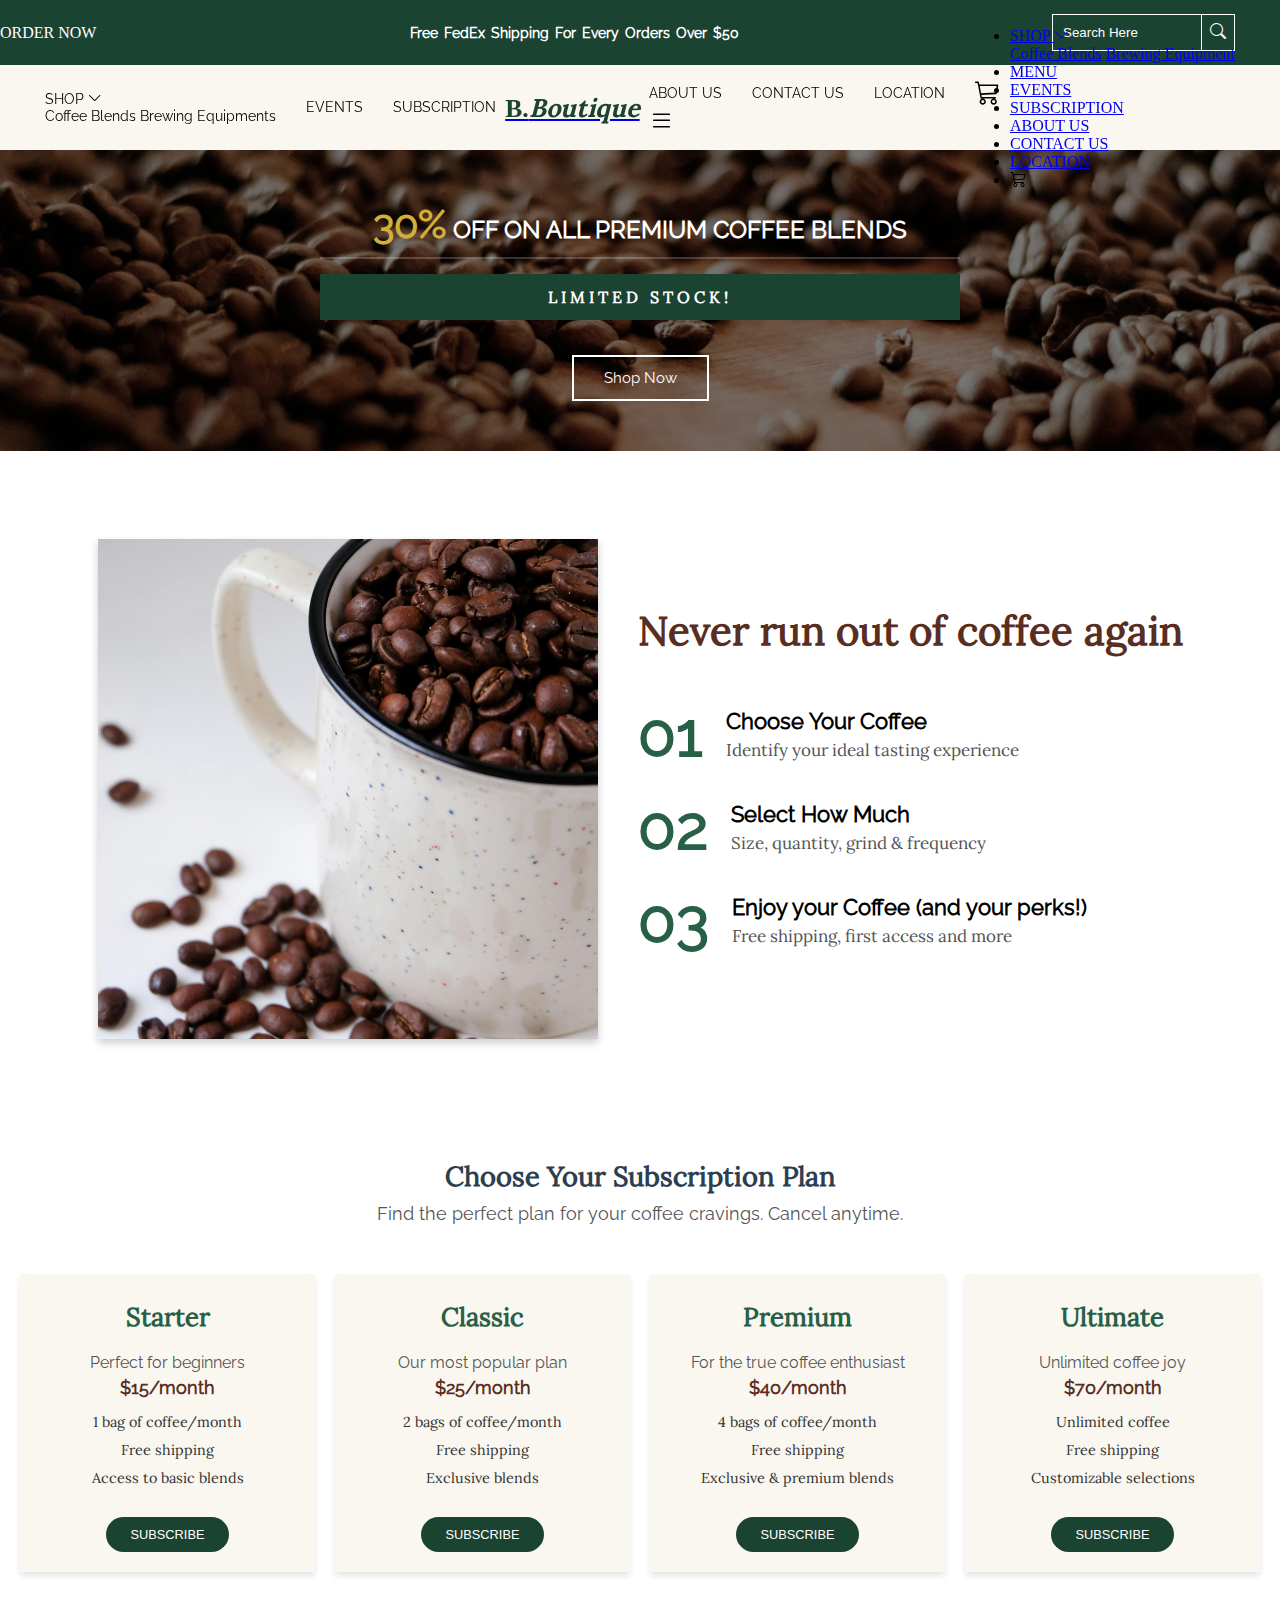
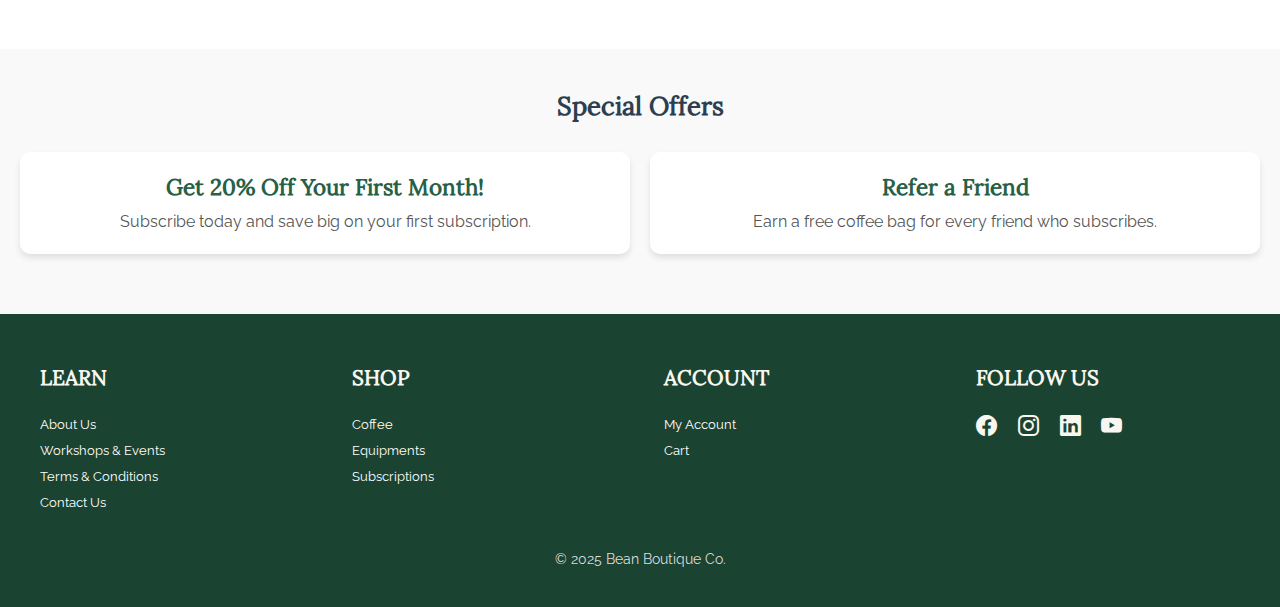
<file: subscribe.html>
<!DOCTYPE html>
<html lang="en">
<head>
  <meta charset="UTF-8">
  <meta name="viewport" content="width=device-width, initial-scale=1.0">
  <title>Bean Boutique Subscriptions Page</title>
  <link rel="stylesheet" href="./styles/subscribe.css">
  <link rel="stylesheet" href="./styles/navbar.css">
  <link rel="stylesheet" href="./styles/header.css">
  <link rel="stylesheet" href="./styles/footer.css">
  <link rel="stylesheet" href="https://cdn.jsdelivr.net/npm/bootstrap-icons@1.11.3/font/bootstrap-icons.min.css">
  
</head>
<body>
    <div class="home-header">
      <div class="order-now-section">
          <a class="head-btn" href="menu.html">ORDER NOW</a>
      </div>
  
      <div class="free-shipping-section">
        <p>Free FedEx Shipping For Every Orders Over $50</p>
      </div>
  
      <div class="search-here-section">
        <input type="text" placeholder="Search Here">
        <i class="bi bi-search" id="js-search-icon"></i>
      </div>
    </div>

  <!-- Add navigation bar -->
  <div class="nav-container">
    <div class="nav-bar-left">
      <ul>
        <li class="dropdown">
          <a href="#">SHOP <i class="bi bi-chevron-down"></i></a>
          <div class="dropdown-content">
            <a href="menu.html">Coffee Blends</a>
            <a href="shop.html">Brewing Equipments</a>
          </div>
        </li>
        <li><a href="event.html">EVENTS</a></li>
        <li><a href="subscribe.html">SUBSCRIPTION</a></li>
      </ul>
    </div>

    <div class="nav-bar-logo">
      <a href="index.html"><p>B.<span class="logo-boutique">Boutique</span></p></a>
    </div>

    <div class="nav-bar-right">
      <ul>
        <li><a href="about.html">ABOUT US</a></li>
        <li><a href="contact.html">CONTACT US</a></li>
        <li><a href="contact.html">LOCATION</a></li>
        <li><i class="bi bi-cart3" id="js-add-to-cart-icon"></i><span class="cart-count"></span></li>
      </ul>
      <div class="menu-click" id="js-menu-icon"><i class="bi bi-list"></i></div>
    </div>

    <div class="hamburger-menu" id="js-hamburger-menu">
      <ul>
        <li class="dropdown">
          <a href="#">SHOP <i class="bi bi-chevron-down"></i></a>
          <div class="dropdown-content">
            <a href="menu.html">Coffee Blends</a>
            <a href="shop.html">Brewing Equipment</a>
          </div>
        </li>
        <li><a href="menu.html">MENU</a></li>
        <li><a href="event.html">EVENTS</a></li>
        <li><a href="subscribe.html">SUBSCRIPTION</a></li>
        <li><a href="about.html">ABOUT US</a></li>
        <li><a href="contact.html">CONTACT US</a></li>
        <li><a href="contact.html">LOCATION</a></li>
        <li><i class="bi bi-cart3" id="js-add-to-cart-icon"></i>
      </ul>
    </div>
  </div>
<!-- End of Navigation Bar -->

<!-- offer-->   
<section class="offer-section">
  <div class="offer-content">
      <h2><span class="discount-text">30%</span> OFF ON ALL PREMIUM COFFEE BLENDS</h2>
      <hr>
      <div class="limited-stock">LIMITED STOCK!</div>
      <a href="menu.html" class="shop-now-btn">Shop Now</a>
  </div>
</section>
<!-- end of offer -->

<!-- Add how it works -->
<section class="subscription-steps">
  <div class="steps-container">
      <div class="steps-image">
          <img src="/img/pexels-sydnee-more-30355262-6936983.jpg" alt="Coffee Subscription Process">
      </div>
      <div class="steps-content">
          <h2>Never run out of coffee again</h2>
          <div class="step">
              <span class="step-number">01</span>
              <div class="step-text">
                  <h3>Choose Your Coffee</h3>
                  <p>Identify your ideal tasting experience</p>
              </div>
          </div>
          <div class="step">
              <span class="step-number">02</span>
              <div class="step-text">
                  <h3>Select How Much</h3>
                  <p>Size, quantity, grind & frequency</p>
              </div>
          </div>
          <div class="step">
              <span class="step-number">03</span>
              <div class="step-text">
                  <h3>Enjoy your Coffee (and your perks!)</h3>
                  <p>Free shipping, first access and more</p>
              </div>
          </div>
      </div>
  </div>
</section>
<!-- End of how it works -->

<!-- Add subscription plans -->
<section class="subscription-plans">
  <h2>Choose Your Subscription Plan</h2>
  <p>Find the perfect plan for your coffee cravings. Cancel anytime.</p>
  <div class="plans-grid">
    <div class="plan-card">
      <h3>Starter</h3>
      <p>Perfect for beginners</p>
      <p><strong>$15/month</strong></p>
      <ul>
        <li>1 bag of coffee/month</li>
        <li>Free shipping</li>
        <li>Access to basic blends</li>
      </ul>
      <button>SUBSCRIBE</button>
    </div>
    <div class="plan-card">
      <h3>Classic</h3>
      <p>Our most popular plan</p>
      <p><strong>$25/month</strong></p>
      <ul>
        <li>2 bags of coffee/month</li>
        <li>Free shipping</li>
        <li>Exclusive blends</li>
      </ul>
      <button>SUBSCRIBE</button>
    </div>
    <div class="plan-card">
      <h3>Premium</h3>
      <p>For the true coffee enthusiast</p>
      <p><strong>$40/month</strong></p>
      <ul>
        <li>4 bags of coffee/month</li>
        <li>Free shipping</li>
        <li>Exclusive & premium blends</li>
      </ul>
      <button>SUBSCRIBE</button>
    </div>
    <div class="plan-card">
      <h3>Ultimate</h3>
      <p>Unlimited coffee joy</p>
      <p><strong>$70/month</strong></p>
      <ul>
        <li>Unlimited coffee</li>
        <li>Free shipping</li>
        <li>Customizable selections</li>
      </ul>
      <button>SUBSCRIBE</button>
    </div>
  </div>
</section>
<!-- End of subscription plans -->

<!-- Subscription Form Modal -->
<div id="subscription-modal" class="modal hidden">
  <div class="modal-content">
    <span id="close-modal" class="close-icon">&times;</span>
    <h2>Subscribe Now</h2>
    <p>Fill in your details to complete the subscription.</p>
    <form id="subscription-form">
      <label for="name">Name:</label>
      <input type="text" id="name" placeholder="Your Name" required>

      <label for="email">Email:</label>
      <input type="email" id="email" placeholder="Your Email" required>

      <button type="submit">Subscribe Now</button>
    </form>
  </div>
</div>
<!-- end of form -->

<!-- Add special offer -->
<section class="special-offers">
  <h2>Special Offers</h2>
  <div class="offers-grid">
    <div class="offer-card">
      <h3>Get 20% Off Your First Month!</h3>
      <p>Subscribe today and save big on your first subscription.</p>
    </div>
    <div class="offer-card">
      <h3>Refer a Friend</h3>
      <p>Earn a free coffee bag for every friend who subscribes.</p>
    </div>
  </div>
</section>
<!-- End of special offer -->


<!-- Add Footer Section -->
<footer class="footer">
  <div class="footer-container">
    <div class="footer-column">
      <h3>LEARN</h3>
      <ul>
        <li><a href="about.html">About Us</a></li>
        <li><a href="event.html">Workshops & Events</a></li>
        <li><a href="#">Terms & Conditions</a></li>
        <li><a href="contact.html">Contact Us</a></li>
      </ul>
    </div>

    <div class="footer-column">
      <h3>SHOP</h3>
      <ul>
        <li><a href="menu.html">Coffee</a></li>
        <li><a href="shop.html">Equipments</a></li>
        <li><a href="subscribe.html">Subscriptions</a></li>
      </ul>
    </div>

    <div class="footer-column">
      <h3>ACCOUNT</h3>
      <ul>
        <li><a href="contact.html">My Account</a></li>
        <li><a href="cart.html">Cart</a></li>
      </ul>
    </div>

    <div class="footer-column">
      <h3>FOLLOW US</h3>
      <div class="social-icons">
        <a href="https://www.facebook.com"><i class="bi bi-facebook"></i></a>
        <a href="https://www.instragram.com"><i class="bi bi-instagram"></i></a>
        <a href="https://www.linkedin.com"><i class="bi bi-linkedin"></i></a>
        <a href="https://www.youtube.com"><i class="bi bi-youtube"></i></a>
      </div>
    </div>
  </div>

  <div class="footer-bottom">
    <p>&copy; 2025 Bean Boutique Co.</p>
  </div>

</footer>
<!-- End of Footer Section -->
  
    <!-- JavaScript -->
    <script src="/scripts/sub.js"></script>
  </body>
  </html>
</file>
<file: styles/contact.css>
.contact-header {
    background: url('/img/contact.jpg') no-repeat center center/cover;
    color: white;
    padding: 70px 20px;
}
.contact-header h2, .contact-header p{
    text-align:left;
    margin-left: 4%;
}

.contact-header h2{
    font-family: 'Lora';
    margin-bottom: 12px;
    letter-spacing: 3px;
}

.contact-header p{
    font-family: 'Raleway';
    font-size: 27px;
}

.contact-container {
    width: 80%;
    margin: auto;
    padding: 25px;
    display: flex;
    justify-content: space-between;
}

.contact-form, .contact-info {
    width: 50%;
    padding-bottom: 10px;
    padding-top: 50px;
    font-family: 'raleway';
}

.contact-form h3, .contact-info h3{
    margin-bottom: 40px;
    font-family: 'lora';
    font-size: 25px;
}

.contact-container .contact-form p{
    margin-left: 0px;
}

.contact-form p a {
    color: #1B4332;
    font-weight: bold;
    text-decoration: none;
}

.contact-form p a:hover {
    text-decoration: underline;
}

.contact-form input, .contact-form textarea {
    width: 80%;
    padding: 14px;
    margin: 20px 0;
    border: 1px solid #ccc;
    border-radius: 2px;
    display: block;
    font-family: 'raleway';
}

.contact-form button {
    background: #1B4332;
    color: white;
    font-weight: bold;
    padding: 15px 30px;
    border: none;
    cursor: pointer;
    font-family: 'raleway';
    margin-top: 45px;
    transition: transform 0.3s ease, box-shadow 0.3s ease;
    box-shadow: 0 4px 6px rgba(0, 0, 0, 0.1);
    animation: gradientMove 3s linear infinite;
}

.contact-form button:hover{
    transform: scale(1.1);
    box-shadow: 0 8px 15px rgba(0, 0, 0, 0.2);
}

.contact-info strong{
    font-size: 18px;
}
.contact-info p {
    margin: 30px 30px;
    font-size: 14px;
}

.contact-info h3{
    margin-left: 30px ;
}

.map-container {
    width: 80%;
    margin: auto;
    padding-top: 30px;
    margin-bottom: 5%;
}
</file>
<file: styles/navbar.css>
@font-face {
  font-family: Raleway;
  src: url('../fonts/Raleway-Regular.ttf');
}

@font-face {
  font-family: Lora-Bold;
  src: url('../fonts/Lora-Bold.ttf');
}

.nav-container {
  display: flex;
  flex-direction: row;
  flex: 1 1 1;
  background-color: #FAF7F0;
  height: 85px;
  justify-content: space-between;
  align-items: center;
  /* padding-left: 10px;
  padding-right: 10px; */
  padding: 0 45px;
  position: sticky;
  top: 0;
  z-index: 10;
}

.nav-container .nav-bar-left ul, .nav-bar-right ul {
  display: flex;
  flex-direction: row;
  justify-content: space-around;
  align-items: center;
  column-gap: 30px;
}

.nav-container .nav-bar-left ul li,
.nav-bar-right ul li {
  list-style-type: none;
  font-size: 14px;
}

.nav-container .nav-bar-left a,
.nav-bar-right a {
  text-decoration: none;
  transition: all 0.15s;
  font-family: Raleway, sans-serif;
  color: black;
  font-size: 14px;
}

.nav-container .nav-bar-left a:hover,
.nav-bar-right a:hover {
  transform: translateY(-1.5px);
  text-decoration: none;
}

.nav-bar-logo p{
  font-size: 1.6rem;
  font-weight: 550;
  color: #1B4332;
}

.logo-boutique {
  font-family: Lora-Bold, serif;
  font-style: italic;
  font-weight: 550;
  
}
.nav-container .nav-bar-right i{
  font-size: 25px;
}
</file>
<file: styles/header.css>
@font-face {
  font-family: Raleway;
  src: url('../fonts/Raleway-Regular.ttf');
}

@font-face {
  font-family: Lora;
  src: url('../fonts/Lora-Regular.ttf');
}

* {
  margin: 0;
  padding: 0;
  box-sizing: border-box;
}

.home-header {
  background-color: #1B4332;
  display: flex;
  flex-direction: row;
  flex: 1 1 1;
  justify-content: space-between;
  align-items: center;
  color: white;
  width: 100%;
  height: 65px;
}

.home-header .order-now-section button {
  background-color: transparent;
  color: white;
  border: 1px solid white;
  padding: 10px 11px;
  transition: all 0.15s;
  max-width: 115px;
  font-size: 13px;
  margin-left: 45px;
  font-family: 'Raleway';
}

.home-header .order-now-section a{
  color: white;
  text-decoration: none;
}

.home-header .order-now-section button:hover {
  transform: translateY(-1.5px);
  font-weight: 700;
  cursor: pointer;
}

.home-header .free-shipping-section {
  font-weight: bold;
  font-size: 14px;
  font-family: Raleway, sans-serif;
  word-spacing: 2px;
}

.home-header .search-here-section input {
  background-color: transparent;
  color: white;
  border: 1px solid white;
  padding: 10px 10px;
  max-width: 150px;
}

.home-header .search-here-section {
  margin-right: 45px;
}

.home-header .search-here-section input::placeholder {
  color: white;
}

.home-header .search-here-section {
  display: flex;
  flex-direction: row;
}

.home-header .search-here-section i {
  background-color: transparent;
  padding: 8px;
  border: 1px solid white;
  border-left-style: none;
}

@media (max-width: 850px) {
  .home-header {
    display: none;
  }
}
</file>
<file: styles/footer.css>
.footer {
    background-color: #1B4332;
    color: #FAF7F0;
    padding: 2.5rem 1rem;
    text-align: center;
  }
  
  .footer-container {
    display: flex;
    flex-wrap: wrap;
    justify-content: space-between;
    max-width: 1200px;
    margin: 0 auto;
    gap: 3rem;
  }
  
  .footer-column {
    flex: 1 1 200px;
    min-width: 150px;
    text-align: left;
    margin-top: 10px;
  }
  
  .footer-column h3 {
    font-size: 1.3rem;
    margin-bottom: 1.5rem;
    font-family: 'Lora';
  }
  
  .footer-column ul {
    list-style: none;
    padding: 0;
  }
  
  .footer-column ul li {
    margin: 0.5rem 0;
  }
  
  .footer-column ul li a {
    color: #fff;
    text-decoration: none;
    transition: color 0.3s;
    font-family: 'Raleway';
    font-size: 13px;
  }
  
  .footer-column ul li a:hover {
    color: #ddd;
  }
  
  .social-icons {
    display: flex;
    justify-content: left;
    gap: 1.3rem;
  }
  
  .social-icons a i{
    font-size: 21px;
    transition: transform 0.3s;
    color:#FAF7F0;
  }
  
  .social-icons a i:hover {
    transform: scale(1.1);
  }
  
  .footer-bottom {
    margin-top: 2rem;
    color: #ddd;
    font-family: 'Raleway';
    font-size: 14px;
  }
  
  @media (max-width: 768px) {
    .footer-container {
      flex-direction: column;
      align-items: center;
      gap: 1rem;
    }
  }
</file>
<file: styles/event.css>
.events-container {
    width: 80%;
    margin: 50px auto;
    background: #fff;
    padding: 20px;
    box-shadow: 0 4px 10px rgba(0, 0, 0, 0.1);
}

h2 {
    font-family: 'lora';
    text-align: center;
    font-size: 24px;
    margin-bottom: 35px;
}

.event {
    display: flex;
    align-items: center;
    border-bottom: 1px solid #ddd;
    padding: 25px 0;
    margin-left: 15px;
}

.event:last-child {
    border-bottom: none;
}

.event-date {
    font-family: 'raleway';
    text-align: center;
    margin-right: 20px;
    font-weight: bold;
    color: #555;
    width: 60px;
}

.event-date .day {
    font-size: 24px;
}

.event-date .month, .event-date .year {
    font-size: 14px;
}

.event-details {
    flex: 1;
    padding-right: 20px;
    padding-left: 15px;
}

.event-time {
    font-family: 'raleway';
    font-size: 13px;
    font-weight: bold;
    color: #555;
    margin-bottom: 17px;
}

.event-title {
    font-family: "lora";
    font-size: 20px;
    font-weight: bold;
    margin-bottom: 10px;
}

.event-location {
    font-family: "raleway";
    font-weight: bold;
    color: #333;
    margin-bottom: 10px;
}

.event-description {
    font-family: "lora";
    color: #666;
    margin-bottom: 14px;
}

.event-details strong{
    font-family: "raleway";
}

.event-image {
    width: 270px;
    height: 190px;
    object-fit: cover;
    margin-right: 30px;
}

.register-btn {
    background-color: #1B4332;
    color: white;
    padding: 8px 15px;
    border: none;
    cursor: pointer;
    margin-top: 20px;
    font-family: 'raleway';
}

.register-btn:hover {
    background-color: #275F47;
}

@media (max-width: 768px) {
    .events-container {
        width: 90%;
    }

    .event {
        flex-direction: column;
        text-align: center;
    }

    .event-date {
        width: 100%;
        text-align: left;
        margin-bottom: 10px;
    }

    .event-image {
        width: 100%;
        height: auto;
    }
}

.modal {
    display: none;
    position: fixed;
    top: 0;
    left: 0;
    width: 100%;
    height: 100%;
    background: rgba(0, 0, 0, 0.5);
}

.modal-content h3{
    font-family: 'lora';
    margin-bottom: 25px;
}

.modal .modal-content {
    background: #fff;
    padding: 20px;
    margin: 10% auto;
    width: 40%;
    border-radius: 10px;
    position: relative;
}

.modal .close {
    position: absolute;
    right: 15px;
    top: 10px;
    font-size: 18px;
    cursor: pointer;
}

.modal input {
    width: 100%;
    padding: 10px;
    margin: 5px 0;
    border: 1px solid #ccc;
    border-radius: 5px;
}
.modal-content .submnit-btn{
    width: 100%;
    padding: 10px;
    margin: 5px 0;
    border: 1px solid #ccc;
    border-radius: 5px;
    background-color: #1B4332;
    color:#fff;
}
</file>
<file: styles/menu.css>
.main-header {
    background: linear-gradient(rgba(0, 0, 0, 0.6), rgba(0, 0, 0, 0.6)), url('/img/menu-header.jpg') center/cover;
    color: white;
    padding: 3rem 1rem;
    text-align: center;
}

.header-content {
    max-width: 1200px;
    margin: 0 auto;
}

.header-title {
    font-family: 'raleway', serif;
    font-size: 14px;
    margin-bottom: 1rem;
    line-height: 1.2;
    word-spacing: 3px;
    letter-spacing: 1px;
}

.header-subtitle {
    font-family: 'lora', sans-serif;
    font-size: 2rem;
    margin-bottom: 2rem;
    font-weight: 300;
    letter-spacing: 1px;
}

.search-form {
    max-width: 500px;
    margin: 0 auto;
    display: flex;
    gap: 0.5rem;
}

.search-input {
    flex: 1;
    padding: 1rem;
    border: none;
    font-size: 1rem;
    border-radius: 50px;
    background: rgba(255, 255, 255, 0.9);
    transition: all 0.3s ease;
}

.search-input:focus {
    outline: none;
    box-shadow: 0 0 10px rgba(255, 255, 255, 0.3);
}

.search-button {
    background: #1b3d2f;
    border: none;
    padding: 0.8rem 1rem;
    border-radius: 30px;
    cursor: pointer;
    transition: all 0.3s ease;
}

.search-button:hover {
    background: #333;
}

.search-icon {
    fill: white;
    vertical-align: middle;
}

@media (max-width: 768px) {
    .header-title {
        font-size: 2rem;
    }
    
    .header-subtitle {
        font-size: 1.2rem;
    }
    
    .search-form {
        flex-direction: column;
    }
    
    .search-button {
        width: 100%;
        padding: 1rem;
    }
}

@media (max-width: 480px) {
    .header-title {
        font-size: 1.5rem;
    }
    
    .header-subtitle {
        font-size: 1rem;
    }
    
    .search-input {
        padding: 0.8rem;
    }
}

.menu-container {
    max-width: 1400px;
    margin: 2rem auto;
    padding: 0 1rem;
}

.menu-grid {
    display: grid;
    grid-template-columns: repeat(4, 1fr);
    gap: 2rem;
    padding: 0 1rem;
}

.menu-item {
    background: white;
    box-shadow: 0 3px 10px rgba(0,0,0,0.1);
    transition: transform 0.3s ease;
    overflow: hidden;
}

.item-image {
    height: 250px;
    overflow: hidden;
}

.item-image img {
    width: 100%;
    height: 100%;
    object-fit: cover;
    transition: transform 0.3s ease;
}

.menu-item:hover img {
    transform: scale(1.05);
}

.item-header {
    padding: 1rem;
    display: flex;
    justify-content: space-between;
    align-items: center;
}

.item-header h2 {
    font-family: 'lora';
    font-size: 1.2rem;
}

.price {
    font-family: 'raleway';
    font-size: 1.1rem;
    font-weight: 600;
    color: #c45f28;
}

.item-description {
    padding: 0 1rem 1rem;
}

.item-description p {
    color: #666;
    font-size: 0.9rem;
    line-height: 1.5;
    margin-bottom: 0.3rem;
    font-family: 'raleway';
}

.item-actions {
    padding: 1rem;
    display: flex;
    gap: 0.5rem;
    border-top: 1px solid #eee;
}

.order-now, .add-to-cart {
    flex: 1;
    padding: 0.8rem;
    border: none;
    border-radius: 4px;
    cursor: pointer;
    transition: all 0.3s ease;
    font-family: 'raleway';
}

.order-now {
    background-color: #1B4332;
    color: white;
}

.add-to-cart {
    background-color: #2d2d2d;
    color: white;
}

.order-now:hover {
    background-color: #275F47;
}

.add-to-cart:hover {
    background-color: #444;
}

@media (max-width: 1024px) {
    .menu-grid {
        grid-template-columns: repeat(3, 1fr);
    }
}

@media (max-width: 768px) {
    .menu-grid {
        grid-template-columns: repeat(2, 1fr);
    }
}

@media (max-width: 480px) {
    .menu-grid {
        grid-template-columns: 1fr;
    }
    
    .item-header h2 {
        font-size: 1.1rem;
    }
    
    .item-actions {
        flex-direction: column;
    }
}
</file>
<file: styles/R_event.css>
.container {
    max-width: 600px;
    margin: auto;
    padding: 20px;
    text-align: center;
}

/* Titles */
h1 {
    font-size: 28px;
    margin-bottom: 20px;
}

h2 {
    font-size: 22px;
    margin-top: 20px;
    border-bottom: 2px solid #ddd;
    padding-bottom: 5px;
    text-align: left;
}

/* Form Groups */
.form-group {
    display: flex;
    flex-direction: column;
    text-align: left;
    margin-top: 15px;
}

.form-group label {
    font-weight: bold;
    margin-bottom: 5px;
}

.form-group input,
.form-group select,
.form-group textarea {
    padding: 10px;
    border: 1px solid #ccc;
    border-radius: 5px;
}

/* Two Inputs in One Line */
.form-group input[type="text"],
.form-group input[type="tel"],
.form-group input[type="number"],
.form-group input[type="email"],
.form-group select {
    width: 100%;
}

.form-group textarea {
    height: 80px;
    resize: none;
}

/* Buttons */
button {
    margin-top: 20px;
    background-color: #006241;
    color: white;
    padding: 10px 20px;
    border: none;
    border-radius: 5px;
    cursor: pointer;
    font-size: 16px;
}

button:hover {
    background-color: #004d34;
}

/* Responsive Design */
@media (max-width: 768px) {
    .form-group {
        flex-direction: column;
    }

    .form-group input {
        width: 100%;
    }
}
</file>
<file: styles/style.css>
@font-face {
  font-family: Raleway;
  src: url('../fonts/Raleway-Regular.ttf');
}

@font-face {
  font-family: Lora;
  src: url('../fonts/Lora-Regular.ttf');
}

* {
  margin: 0;
  padding: 0;
  box-sizing: border-box;
}

.home-bg {
  position: relative;
  width: 100%;
  height: 100vh;
  overflow: hidden;
  display: flex;
  align-items: center;
  justify-content: center;
  color: white;
}

.slideshow {
  position: absolute;
  top: 0;
  left: 0;
  width: 100%;
  height: 100%;
  z-index: -1;
}

.slide {
  position: absolute;
  top: 0;
  left: 0;
  width: 100%;
  height: 100%;
  background-size: cover;
  background-position: center;
  opacity: 0;
  transition: opacity 1s ease-in-out;
}

.slide.active {
  opacity: 1;
}

.home-content {
  max-width: 2000px;
  text-align: left;
  width: 75rem;

}

.home-content .small-text {
  font-size: 14px;
  text-transform: uppercase;
  font-family: 'Raleway';
  margin-bottom: 13px;

}

.home-content h1 {
  font-weight: bold;
  margin: 10px 0;
  font-size: 37px;
  color: white;
  font-family: 'Lora';
  margin-bottom: 16px;
  letter-spacing: 1px;
}

.home-content p {
  font-size: 15px;
  font-family: 'Raleway';
  margin-bottom: 16px;
}

.home-content .btn {
  display: inline-block;
  padding: 14px 20px;
  font-family: 'Raleway';
  font-size: 14px;
  padding: 14px 20px;
  color: white;
  background-color: transparent;
  border: 2px solid white;
  text-decoration: none;
  text-transform: uppercase;
  position: relative;
  overflow: hidden;
  transition: all 0.4s ease-in-out;
}

.home-content .btn::before {
  content: "";
  position: absolute;
  top: 50%;
  left: 50%;
  width: 0%;
  height: 0%;
  background: #1b3d2f;
  transition: width 0.4s ease-in-out, height 0.4s ease-in-out, top 0.4s ease-in-out, left 0.4s ease-in-out;
  border-radius: 50%;
  transform: translate(-50%, -50%);
  z-index: 0;
}

.home-content .btn:hover {
  color: #fff; 
  border-color: white;
  transform: scale(1.05);
}

.home-content .btn:hover::before {
  width: 250%;
  height: 250%;
  top: 50%;
  left: 50%;
  border-radius: 0;
}

.home-content .btn span {
  position: relative;
  z-index: 1;
}

@media (max-width: 768px) {
  .content {
      text-align: center;
      padding: 20px;
  }

  h1 {
      font-size: 28px;
  }

  p {
      font-size: 14px;
  }
}

.bean-header,
.bean-header-2 {
  text-align: center;
  margin-top: 20px;
}

.bean-header {
  font-family: Raleway, sans-serif;
  margin-top: 60px;
  color: #275F47;
  font-size: 19px;
}

.bean-header-2 {
  font-family: Lora, sans-serif;
  font-size: 32px;
}

.bean-container {
  display: flex;
  margin-top: 70px;
  flex-direction: row;
  flex-wrap: wrap;
  justify-content: space-evenly;
}

.bean-card {
  display: flex;
  flex-direction: column;
  align-items: center;
  width: 100px;
}

.bean-img img {
  width: 200px;
  height: auto;
  border-radius: 50%;
  aspect-ratio: 1/1;
}

.bean-title {
  font-family: Lora, sans-serif;
  margin-top: 10px;
}

.bean-text {
  font-family: Raleway, sans-serif;
  font-size: 13px;
  margin-top: 10px;
}

.bean-title,
.bean-text {
  text-align: center;
  width: 400px;
}

@media (max-width: 1024px) {
  .bean-header {
    font-size: 17px;
  }

  .bean-header-2 {
    font-size: 28px;
  }

  .bean-container {
    justify-content: space-around;
  }

  .bean-card {
    width: 200px;
  }

  .bean-img img {
    width: 180px;
  }

  .bean-title {
    font-size: 18px;
  }

  .bean-text {
    font-size: 12px;
    width: 80%;
  }
}

@media (max-width: 768px) {
  .bean-header {
    font-size: 16px;
  }

  .bean-header-2 {
    font-size: 26px;
  }

  .bean-container {
    flex-direction: column;
    align-items: center;
  }

  .bean-card {
    width: 90%;
    max-width: 300px;
  }

  .bean-img img {
    width: 160px;
  }

  .bean-title {
    font-size: 16px;
  }

  .bean-text {
    font-size: 12px;
    width: 90%;
  }
}

@media (max-width: 480px) {
  .bean-header {
    font-size: 14px;
  }

  .bean-header-2 {
    font-size: 22px;
  }

  .bean-container {
    flex-direction: column;
    align-items: center;
  }

  .bean-card {
    width: 100%;
    max-width: 280px;
  }

  .bean-img img {
    width: 140px;
  }

  .bean-title {
    font-size: 15px;
  }

  .bean-text {
    font-size: 11px;
  }
}

.service-container {
  display: flex;
  flex-direction: row;
  justify-content: space-evenly;
  flex-wrap: wrap;
  margin-top: 95px;
}

.service-card {
  position: relative;
}

.service-img {
  width: 340px;
  height: 400px;
}

.service-img:hover {
  cursor: pointer;
}

.service-btn {
  position: absolute;
  left: 30%;
  bottom: 24px;
  height: auto;
  width: 148px;
  padding: 14px 10px;
  border-radius: 3px;
  font-family: Raleway, sans-serif;
  color: white;
  background-color: transparent;
  border: 0.5px white solid;
  transition: all 0.15s;
}

.pop-title {
  margin-top: 100px;
  margin-left: 145px;
  font-family: 'Lora';
  font-size: 30px;
}

.pop-text {
  font-family: 'Raleway';
  margin-left: 145px;
  margin-top: 10px;
  font-size: 14px;
}

.explore-products-btn {
  margin-left: 145px;
  background: transparent;
  border: 1px black solid;
  padding: 12px 16px;
  border-radius: 5px;
  font-family: 'Raleway';
  margin-top: 33px;
  transition: background-color 0.3s, color 0.3s;
}

.explore-products-btn:hover {
  transform: scale(1.05);
  background-color:#1B4332;
  color: #fff;
  cursor: pointer;
}

.service-btn:hover {
  transform: scale(1.1);
  font-weight: 700;
  cursor: pointer;
}

.popular-container {
  display: flex;
  flex-direction: row;
  justify-content: center;
  flex-wrap: wrap;
  margin: 45px 0;

}

.popular-card {
  display: flex;
  flex-direction: column;
  align-items: center;
  border: 1px solid black;
  margin-bottom: 30px;
  margin-inline: 23px;
  justify-content: space-evenly;
  background-color: #FAF7F0;
}

.popular-img {
  width: 360px;
  height: 320px;
}

.popular-title {
  height: 45px;
  display: flex;
  flex-direction: column;
  justify-content: center;
  font-family: 'Lora';
}

.popular-price {
  font-family: 'Raleway';
  font-weight: bold;
}

.popular-price-section {
  display: flex;
  flex-direction: row;
  justify-content: space-around;
  column-gap: 125px;
  border: 1px solid black;
  border-left-style: none;
  border-right-style: none;
  border-bottom-style: none;
  width: 100%;
  align-items: center;
  height: 50px;
}

.popular-btn {
  color: white;
  background-color: #1B4332;
  border-radius: 5px;
  padding: 4px 15px;
}

.popular-btn:hover {
  background-color: #275F47;
  cursor: pointer;
}

.subscribe {
  display: flex;
  flex-direction: row;
  justify-content: center;
  column-gap: 3rem;
  margin-top: 8%;
  margin-bottom: 6%;
}

.sub-img img {
  width: 350px;
  height: 430px;
  border-radius: 10px;
}

.sub-text {
  margin-top: 6%;
}

.sub-text h5 {
  font-family: 'Raleway';
  margin-bottom: 17px;
  font-size: 14px;
}

.sub-text h2 {
  font-family: 'Lora';
  font-size: 34px;
  margin-bottom: 18px;
}

.sub-text p {
  font-family: 'Raleway';
  margin-bottom: 37px;
  font-size: 15px;
}

.sub-btn {
  border: 1px solid #333;
  padding: 10px 20px;
  border-radius: 25px;
  position: relative;
  transition: all 1s;
  overflow: hidden;
  width: 160px;
  font-family: 'raleway';
  font-size: 13px;
  cursor: pointer;
}

.sub-btn a{
  text-decoration: none;
  color: #333;
}

.sub-btn::before {
  content: "";
  position: absolute;
  top: 0;
  left: 0;
  width: 100%;
  height: 100%;
  background-color: #1B4332;
  transition: all 1s;
  z-index: -1;
  transform: translateX(-100%);
}

.sub-btn:hover::before {
  transform: translateX(0);
}
.sub-btn a:hover {
  color: #fff;
}

.team {
  position: relative;
  width: 100%;
  height: 85vh;
  background-color: #FAF7F0;
  display: flex;
  align-items: center;
  justify-content: center;
  flex-direction: column;
  margin-bottom: 7%;
}

.team-content {
  width: 100%;
  max-width: 1350px;
  margin: 0 auto;
  display: grid;
  grid-template-columns: repeat(auto-fit, minmax(150px, auto));
  align-items: center;
  gap: 0.3rem;
  text-align: center;
  margin-top: 2.5rem;
}

.team-content img {
  width: 100%;
  height: auto;
  margin-bottom: 15px;
}

.center h2 {
  font-family: 'Lora';
  font-size: 30px;
  font-weight: bolder;
  text-align: center;
  margin-top: 20px;
}

.box {
  padding: 16px;
  border-radius: 15px;
  transition: all .38s ease;
}

.box h3 {
  font-size: 22px;
  font-weight: 600;
  margin-bottom: 8px;
  font-family: 'Raleway';
}

.box h5 {
  font-family: 'Raleway';
  font-size: 13px;
  font-weight: 600;
  color: #b7b4bb;
  margin-bottom: 15px;
  letter-spacing: 2px;
}

.icons i {
  display: inline-block;
  font-size: 20px;
  margin: 0 8px;
  transition: all .38s ease;
  color: #1B4332;
}

.icons i:hover {
  transform: scale(1.2);
}

.box:hover {
  transform: translateY(-10px);
  cursor: pointer;
}

@media(max-width: 1240px) {
  .team {
    width: 100%;
    height: auto;
    padding: 90px 2%;
  }

  .center h1 {
    font-size: 3.2rem;
  }

  .bean-container {
    display: flex;
    flex-direction: row;
    flex-wrap: wrap;
  }

  .bean-img img {
    width: 150px;
    height: auto;
    border-radius: 50%;
    aspect-ratio: 1/1;
  }
}

.review-container {
  display: flex;
  flex-direction: row;
  justify-content: center;
  column-gap: 14px;
  margin-bottom: 100px;
}

.review-img img {
  width: 260px;
  height: 380px;
  border-radius: 15px;
}

.review-card {
  display: flex;
  flex-direction: column;
  align-items: center;
  justify-content: center;
  background-color: rgb(250, 247, 240);
  width: 600px;
  border-radius: 15px;
}

.review-star {
  color: #FFC145;
  margin-bottom: 30px;
  font-size: 23px;
}

.review-title {
  font-weight: bold;
  font-size: 26px;
  margin-bottom: 20px;
  font-family: 'Lora';
}

.review-text{
  font-family: 'Raleway';
  text-align: center;
  font-size: 20px;
}

.review-slide-container {
  display: flex;
  flex-direction: row;
  width: 100%;
  justify-content: space-evenly;
  align-items: center;
  margin-top: 60px;
}

.review-person-indicator {
  display: flex;
  flex-direction: column;
  justify-content: center;
  align-items: center;
  font-family: 'Raleway';
}

.review-person {
  font-size: 17px;
  font-weight: bold;
}

.review-counter {
  font-size: 11px;
}

.left-arrow, .right-arrow {
  font-weight:bolder;
  font-size: large;
}

.left-arrow:hover,
.right-arrow:hover {
  cursor: pointer;
  color:#275F47;
}

.workshops-events {
  margin: 5rem 1rem;
  padding: 1rem;
  display: flex;
}

.content {
  text-align: left;
  margin-right: 2rem;
  align-content: center;
  width: 1500px;
}

.content h2 {
  font-size: 29px;
  font-family: 'Lora';
  font-weight: bold;
  margin-bottom: 1rem;
}

.content p {
  font-size: 15px;
  font-family: 'Raleway';
  line-height: 1.5;
  margin-bottom: 1.5rem;
}

.explore-btn {
  font-family: 'Raleway';
  display: inline-block;
  font-size: 14px;
  color: #333;
  text-decoration: none;
  padding: 0.8rem 1rem;
  border: 1px solid #333;
  border-radius: 4px;
  transition: background-color 0.3s, color 0.3s;
}

.explore-btn:hover {
  transform: scale(1.05);
  background-color:#1B4332;
  color: #fff;
}

.events-grid {
  display: grid;
  grid-template-columns: repeat(5, 1fr);
  grid-template-rows: auto;
  grid-gap: 0.7rem;
  max-width: 60rem;
  max-height: 25rem;
}

.event-card {
  position: relative;
  overflow: hidden;
  transition: transform 0.3s ease, box-shadow 0.3s ease;
  box-shadow: 0 4px 6px rgba(0, 0, 0, 0.1);
}

.event-card img {
  width: 100%;
  height: 100%;
  display: block;
}

.event-card .event-info {
  position: absolute;
  bottom: 0;
  left: 0;
  right: 0;
  background: rgba(0, 0, 0, 0.5);
  color: #fff;
  padding: 0.7rem;
  text-align: left;
}

.event-card h3 {
  margin: 0;
  font-size: 15px;
  font-weight: bold;
  font-family: 'raleway';
}

.event-card p {
  margin: 0.5rem 0 0;
  font-size: 13px;
  font-family: 'raleway';
}

.card-large {
  grid-column: span 2;
  grid-row: span 2;
}

.card-large h3{
  font-size: 1.2rem;
  font-weight: bold;
  font-family: 'raleway';
}

.card-large p{
  font-size: 15px;
  font-family: 'raleway';
}

.card-large img {
  height: 100%;
  object-fit: cover;
}

.event-card:hover {
  transform: translateY(-5px);
  box-shadow: 0 6px 10px rgba(0, 0, 0, 0.15);
  cursor: pointer;
}

.event-card:hover img {
  filter: brightness(0.8);
}

@media (max-width: 1024px) {
  .events-grid {
    grid-template-columns: repeat(2, 1fr);
  }

  .card-large {
    grid-column: span 2;
    grid-row: auto;
  }
}

@media (max-width: 768px) {
  .events-grid {
    grid-template-columns: 1fr;
  }

  .card-large {
    grid-column: span 1;
    grid-row: auto;
  }
}

.cart-icon {
  position: relative;
  cursor: pointer;
  font-size: 24px;
}

.cart-count {
  background: #275F47;
  color: white;
  font-size: 14px;
  padding: 2px 6px;
  border-radius: 50%;
  position: absolute;
}
</file>
<file: styles/shop.css>
.shop-container {
    max-width: 1300px;
    margin: auto;
    gap: 40px;
    padding: 30px;
}

.filter-sidebar {
    width: 280px;
    background: white;
    padding: 15px;
    border-radius: 5px;
    box-shadow: 0 2px 4px rgba(0, 0, 0, 0.1);
    float: left;
}

.filter-sidebar h3{
    font-family: 'lora';
    margin-bottom: 15px;
}

.filter-section h4 {
    margin: 14px 0;
    font-family: 'lora';
}

.filter-section ul {
    list-style: none;
    padding: 0;
}

.filter-section li {
    margin: 5px 0;
    font-family: 'raleway';
}

.clear-filters {
    background: #1B4332;
    color: white;
    border: none;
    padding: 10px;
    width: 100%;
    cursor: pointer;
    margin-bottom: 10px;
    font-family: 'raleway';
}

.product-grid {
    display: flex;
    flex-wrap: wrap;
    justify-content: space-around;
    margin-left: 20px;
}

.product-card {
    background: #fff;
    width: 290px;
    height: 380px;
    text-align: center;
    padding: 15px;
    margin-left: 30px;
    margin-bottom: 20px;
    border-radius: 5px;
    box-shadow: 0 2px 4px rgba(0, 0, 0, 0.1);
    transition: transform 0.3s ease-in-out, box-shadow 0.3s ease-in-out;
}

.product-card:hover {
    transform: translateY(-10px) rotate(2deg); 
    box-shadow: 0 10px 20px rgba(0, 0, 0, 0.2); 
}

.product-card img {
    width: 100%; 
    height: 250px;
    object-fit: cover;
    border-radius: 5px;
}

.product-card h2 {
    font-size: 18px;
    margin: 5px 0;
    font-family: 'lora';
}

.product-card p {
    font-size: 16px;
    font-weight: bold;
    color: #a0522d;
}

.add-to-cart {
    background: #1B4332;
    color: white;
    padding: 10px;
    border: none;
    cursor: pointer;
    width: 90%;
    margin-top: 11px;
    font-family: 'raleway';
}

.add-to-cart:hover {
    background: #275F47;
}

/* Responsive Design */
@media screen and (max-width: 768px) {
    .filter-sidebar {
        width: 100%;
        float: none;
        margin-bottom: 20px;
    }

    .product-grid {
        margin-left: 0;
        justify-content: center;
    }
}

.cart-icon {
    position: relative;
    cursor: pointer;
    font-size: 24px;
}

.cart-count {
    background: #275F47;
    color: white;
    font-size: 14px;
    padding: 2px 6px;
    border-radius: 50%;
    position: absolute;
}

.cart-page {
    position: fixed;
    top: 50px;
    right: -320px;
    width: 300px;
    background: white;
    box-shadow: 0 4px 10px rgba(0, 0, 0, 0.2);
    padding: 20px;
    transition: right 0.3s ease;
    z-index: 1000;
}

.cart-page.visible {
    right: 20px;
}

.cart-item {
    display: flex;
    align-items: center;
    margin-bottom: 10px;
}

.cart-item img {
    width: 50px;
    height: 50px;
    margin-right: 10px;
}

.cart-item-info {
    flex-grow: 1;
}

.remove-item {
    background: red;
    color: white;
    border: none;
    padding: 5px;
    cursor: pointer;
}

.checkout-btn, .close-cart {
    background: green;
    color: white;
    border: none;
    padding: 10px;
    width: 100%;
    cursor: pointer;
    margin-top: 10px;
}

.close-cart {
    background: gray;
}
</file>
<file: styles/subscribe.css>
.offer-section {
    background: linear-gradient(rgba(0, 0, 0, 0.4), rgba(0, 0, 0, 0.4)), url('/img/sub.jpg') no-repeat center center/cover;
    color: #fff;
    text-align: center;
    padding: 50px 20px;
}

.offer-content {
    max-width: 800px;
    margin: 0 auto;
}

.discount-text {
    color: #D4AF37;
    font-size: 40px;
    font-weight: bold;
}

.offer-content h2 {
    font-size: 24px;
    font-weight: 600;
    font-family: 'raleway';
}

hr {
    width: 80%;
    margin: 10px auto;
    border: 1px solid rgba(255, 255, 255, 0.2);
}

.limited-stock {
    background-color: #1B4332; 
    padding: 13px;
    font-weight: bold;
    color: white;
    margin: 15px auto;
    width: 80%;
    text-align: center;
    font-family: 'lora';
    letter-spacing: 4px;
}

.shop-now-btn {
    display: inline-block;
    padding: 12px 30px;
    border: 2px solid white;
    color: white;
    font-size: 15px;
    text-decoration: none;
    margin-top: 20px;
    transition: all 0.3s ease;
    font-family: 'raleway';
}

.shop-now-btn:hover {
    background: white;
    color: black;
}

@media (max-width: 768px) {
    .discount-text {
        font-size: 30px;
    }

    .offer-content h2 {
        font-size: 18px;
    }

    .limited-stock {
        width: 70%;
    }

    .shop-now-btn {
        padding: 10px 20px;
    }
}

.subscription-steps {
    padding: 50px 0;
    display: flex;
    justify-content: center;
    margin-bottom: 2%;
}

.steps-container {
    display: flex;
    align-items: center;
    max-width: 1200px;
    gap: 40px;
    margin-top: 3%;
}

.steps-image img {
    width: 500px; 
    height: 500px; 
    object-fit: cover; 
    box-shadow: 0 4px 8px rgba(0, 0, 0, 0.2); 
}
  
.steps-content {
    max-width: 800px;
}

.steps-content h2 {
    color: #5a2d21;
    font-size: 40px;
    margin-bottom: 42px;
    font-family: "lora";
}

.step {
    display: flex;
    align-items: center;
    margin-bottom: 20px;
}

.step-number {
    font-size: 62px;
    font-weight: bold;
    color: #275F47;
    margin-right: 23px;
    font-family: "raleway";
}

.step-text h3 {
    font-size: 22px;
    font-family: 'raleway';
    margin-bottom: 5px;
}

.step-text p {
    font-family: 'lora';
    font-size: 17px;
    color: #555;
}

@media (max-width: 768px) {
    .steps-container {
        flex-direction: column;
        text-align: center;
    }

    .step {
        justify-content: center;
    }

    .steps-image img {
        max-width: 90%;
    }
}

.modal {
    position: fixed;
    top: 0;
    left: 0;
    width: 100vw;
    height: 100vh;
    background: rgba(0, 0, 0, 0.5);
    display: flex;
    justify-content: center;
    align-items: center;
    z-index: 1000;
    transition: opacity 0.3s ease, visibility 0.3s ease;
  }
  
  .modal.hidden {
    visibility: hidden;
    opacity: 0;
  }
  
  .modal-content {
    position: relative;
    background: #fff;
    padding: 30px;
    border-radius: 10px;
    text-align: center;
    width: 90%;
    max-width: 400px;
    box-shadow: 0 4px 8px rgba(0, 0, 0, 0.2);
  }
  
  .modal-content h2 {
    margin-bottom: 20px;
    font-size: 1.8rem;
    color: #333;
  }
  
  .modal-content p {
    font-size: 1rem;
    color: #666;
    margin-bottom: 15px;
  }
  
  .modal-content label {
    display: block;
    text-align: left;
    margin-bottom: 5px;
    font-size: 0.9rem;
    color: #444;
  }
  
  .modal-content input {
    width: 100%;
    padding: 10px;
    margin-bottom: 15px;
    border: 1px solid #ccc;
    border-radius: 5px;
  }
  
  .modal-content button {
    background-color: #1B4332;
    color: #fff;
    border: none;
    padding: 10px 20px;
    cursor: pointer;
    transition: background-color 0.3s ease;
  }
  
  .modal-content button:hover {
    background-color: #275F47;
  }
 
  .close-icon {
    position: absolute;
    top: 15px;
    right: 15px;
    font-size: 1.5rem;
    color: #888;
    cursor: pointer;
    transition: color 0.3s ease;
  }
  
  .close-icon:hover {
    color: #333;
  }
  
.subscription-plans {
    padding: 40px 20px;
    text-align: center;
  }
  
  .subscription-plans h2 {
    font-family: "lora";
    font-size: 1.7rem;
    margin-bottom: 10px;
    color: #2c3e50;
  }
  
  .subscription-plans p {
    font-family: "raleway";
    font-size: 1.1rem;
    color: #555;
    margin-bottom: 50px;
  }
  
  .plans-grid {
    display: grid;
    grid-template-columns: repeat(auto-fit, minmax(250px, 1fr));
    gap: 20px;
    margin-bottom: 3%;
  }
  
  .plan-card {
    background: #FAF7F0;
    padding: 20px;
    text-align: center;
    box-shadow: 0 4px 6px rgba(0, 0, 0, 0.1);
    transition: transform 0.3s ease, box-shadow 0.3s ease;
  }
  
  .plan-card:hover {
    transform: translateY(-5px);
    box-shadow: 0 8px 15px rgba(0, 0, 0, 0.2);
  }
  
  .plan-card h3 {
    font-family: 'Lora';
    font-size: 1.6rem;
    color: #275F47;
    margin-bottom: 20px;
    margin-top: 6px;
  }
  
  .plan-card p {
    font-size: 1rem;
    color: #555;
    margin: 5px 0;
  }

  .plan-card strong{
    color: #5a2d21;
    font-size: 18px;
  }
  
  .plan-card ul {
    list-style: none;
    padding: 0;
    margin: 15px 0;
  }
  
  .plan-card ul li {
    font-family: 'Lora';
    font-size: 0.9rem;
    color: #333;
    margin: 10px 0;
  }
  
  .plan-card button {
    background-color: #1B4332;
    color: #fff;
    border: none;
    border-radius: 50px;
    padding: 10px 25px;
    margin-top: 15px;
    font-size: 0.8rem;
    cursor: pointer;
    transition: background-color 0.3s ease, transform 0.3s ease;
  }
  
  .plan-card button:hover {
    background-color: #275F47;
    transform: scale(1.05);
  }
  
  @media (max-width: 768px) {
    .plans-grid {
      grid-template-columns: 1fr;
      gap: 15px;
    }
  
    .plan-card {
      padding: 15px;
    }
  
    .plan-card h3 {
      font-size: 1.3rem;
    }
  
    .plan-card ul li {
      font-size: 0.85rem;
    }
  
    .plan-card button {
      font-size: 0.9rem;
      padding: 8px 15px;
    }
  }
  
.special-offers {
    padding: 40px 20px;
    background-color: #f9f9f9;
    text-align: center;
  }
  
  .special-offers h2 {
    font-family: 'lora';
    font-size: 1.6rem;
    margin-bottom: 30px;
    color: #2c3e50;
  }
  
  .offers-grid {
    display: grid;
    grid-template-columns: repeat(auto-fit, minmax(300px, 1fr));
    gap: 20px;
    margin: 20px 0;
  }
  
  .offer-card {
    background-color: #ffffff;
    border-radius: 10px;
    box-shadow: 0 4px 6px rgba(0, 0, 0, 0.1);
    padding: 20px;
    transition: transform 0.3s ease, box-shadow 0.3s ease;
  }
  
  .offer-card:hover {
    transform: translateY(-5px);
    box-shadow: 0 8px 15px rgba(0, 0, 0, 0.2);
  }
  
  .offer-card h3 {
    font-family: 'lora';
    font-size: 1.4rem;
    color: #275F47;
    margin-bottom: 10px;
  }
  
  .offer-card p {
    font-family: 'raleway';
    font-size: 1rem;
    color: #555;
    line-height: 1.4;
  }
  
  @media (max-width: 768px) {
    .offers-grid {
      grid-template-columns: 1fr;
      gap: 15px;
    }
  
    .offer-card {
      padding: 15px;
    }
  
    .offer-card h3 {
      font-size: 1.2rem;
    }
  
    .offer-card p {
      font-size: 0.9rem;
    }
  }
  
  @media (max-width: 480px) {
    .offers-grid {
      grid-template-columns: 1fr;
    }
  
    .offer-card {
      padding: 10px;
    }
  
    .offer-card h3 {
      font-size: 1rem;
    }
  
    .offer-card p {
      font-size: 0.8rem;
    }
  }
</file>
